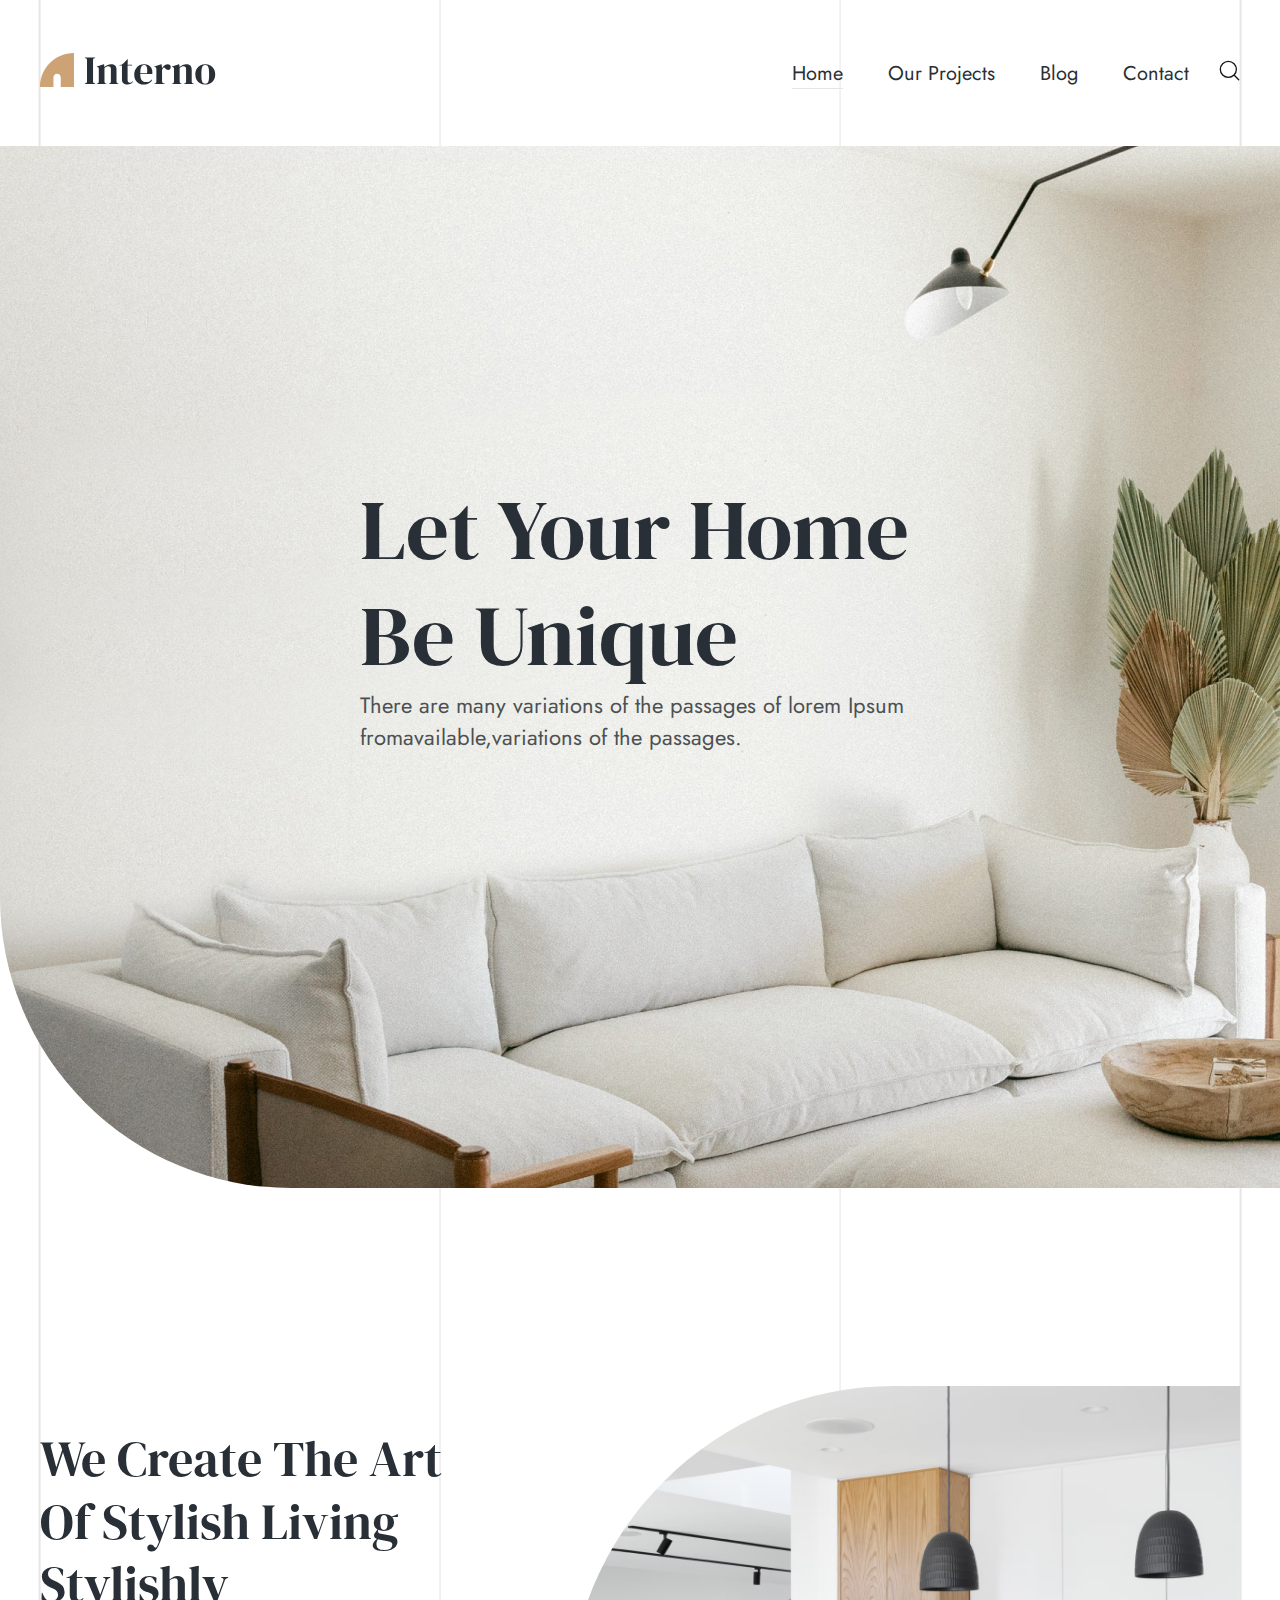
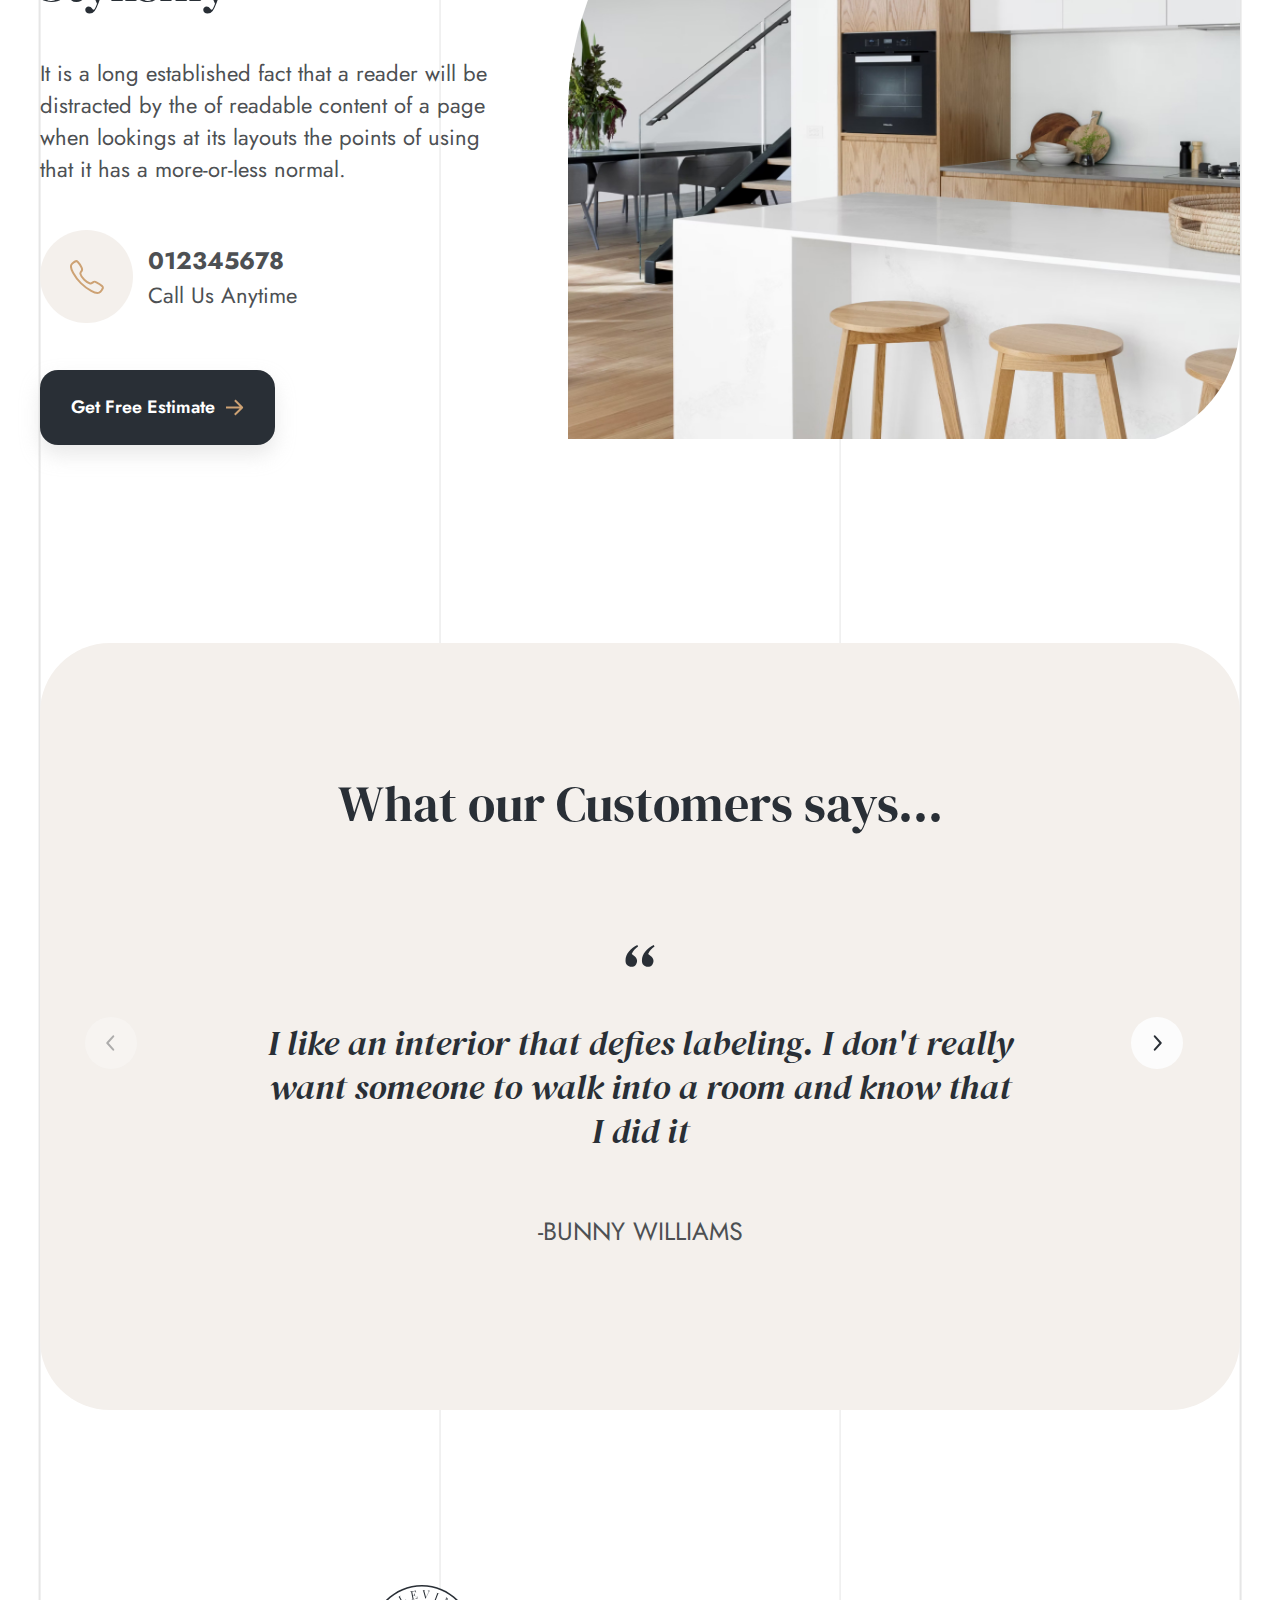
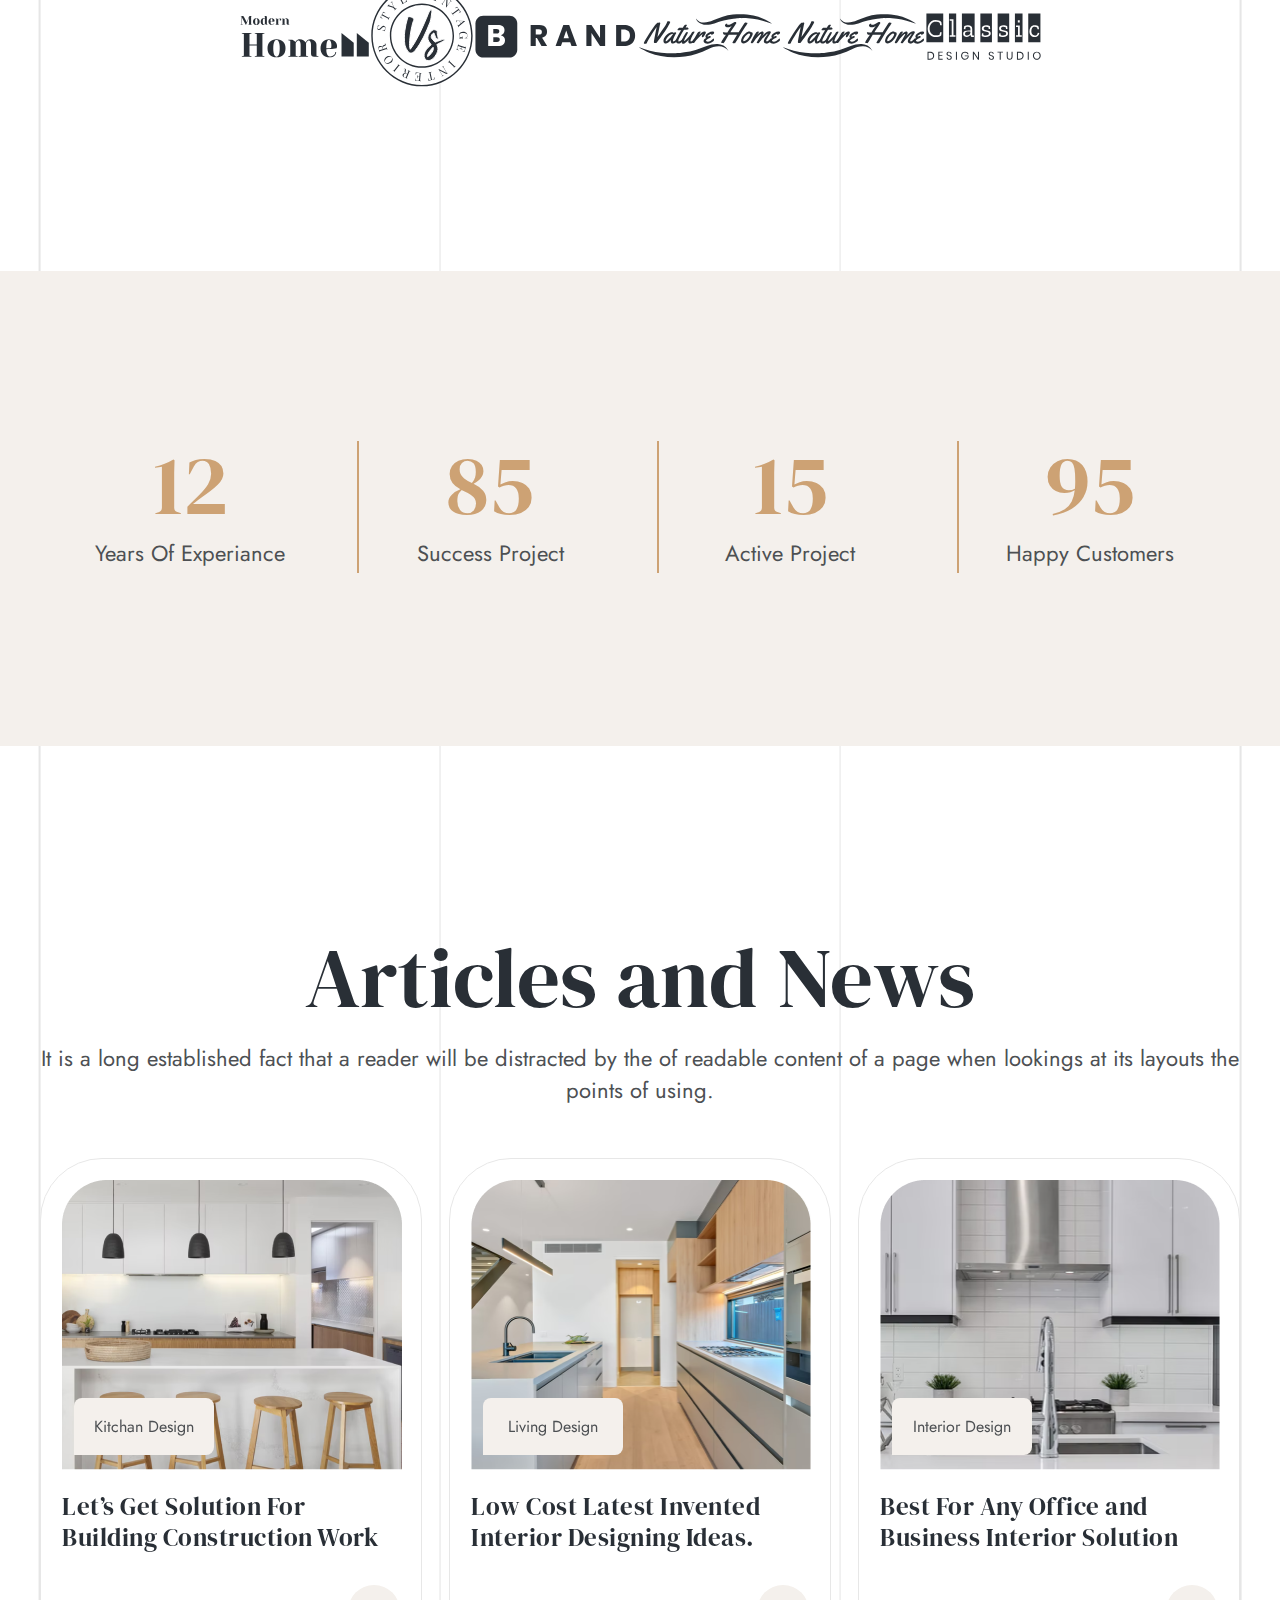
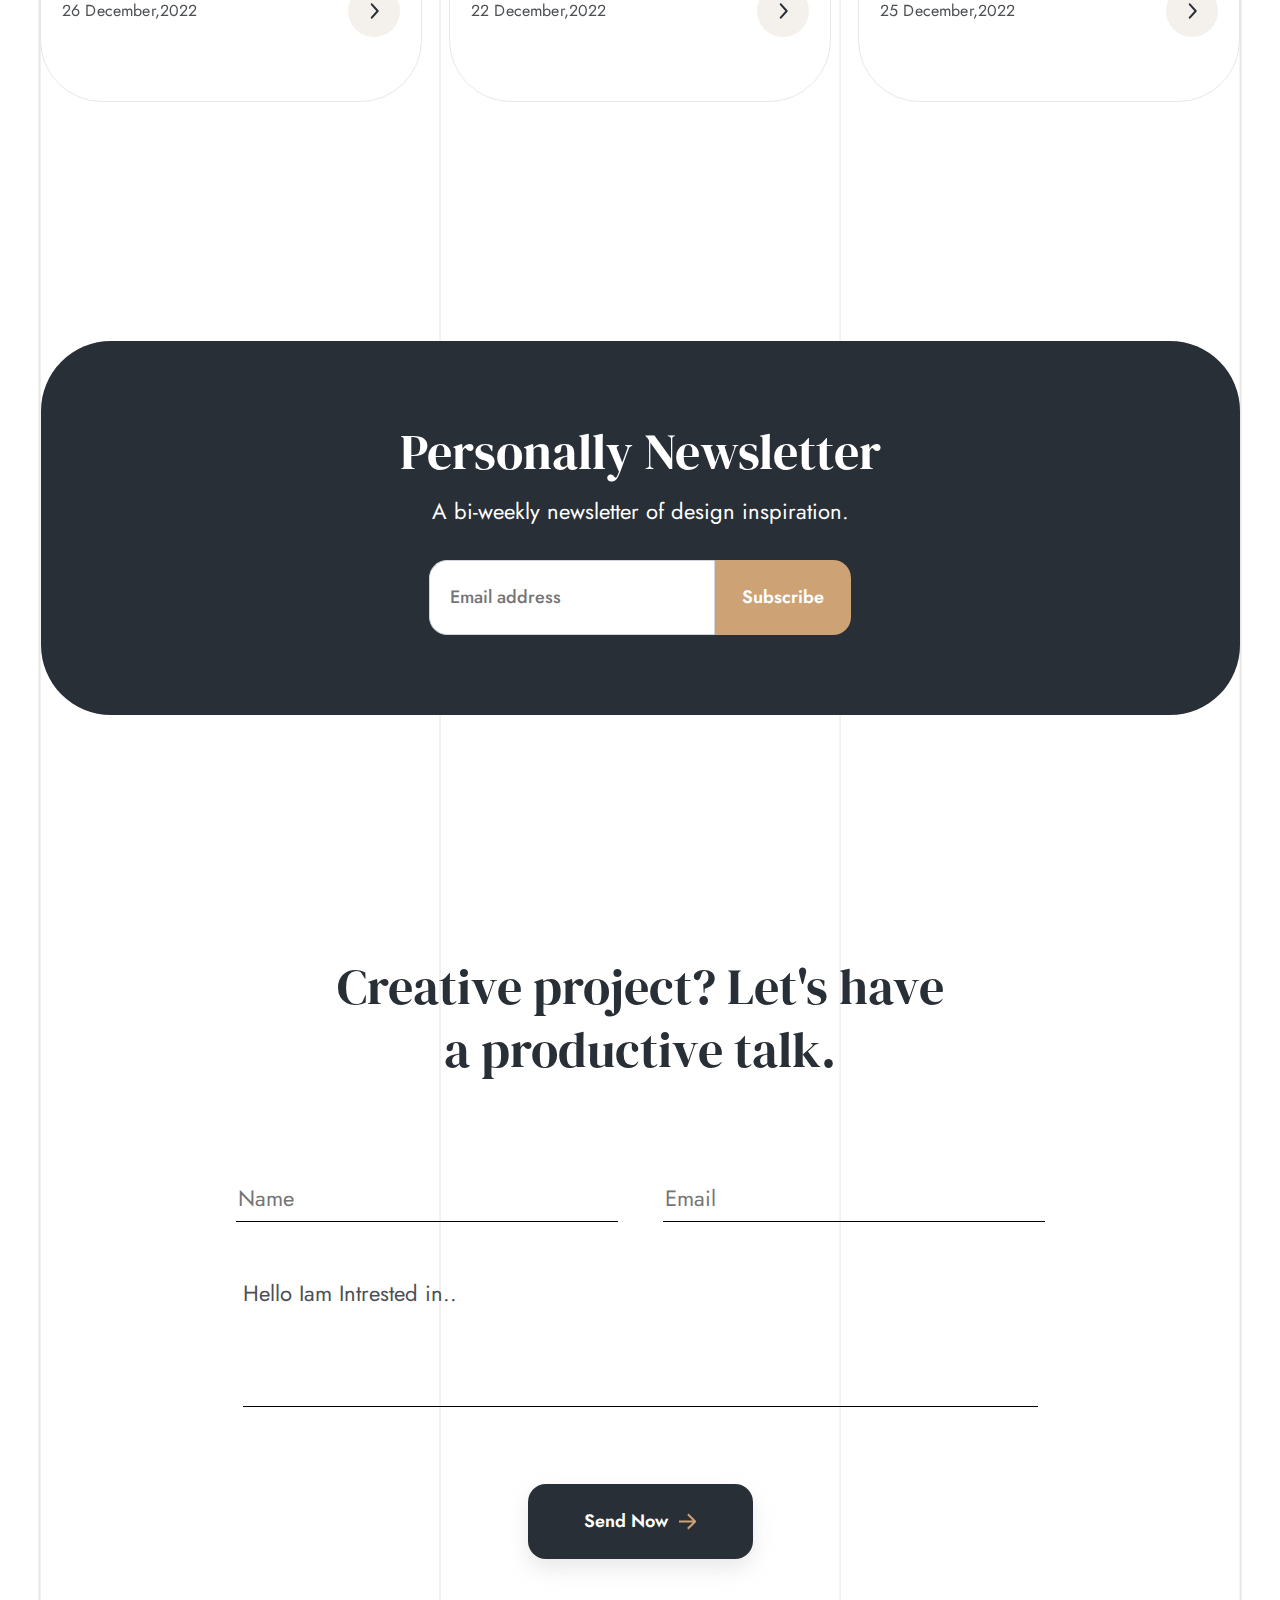
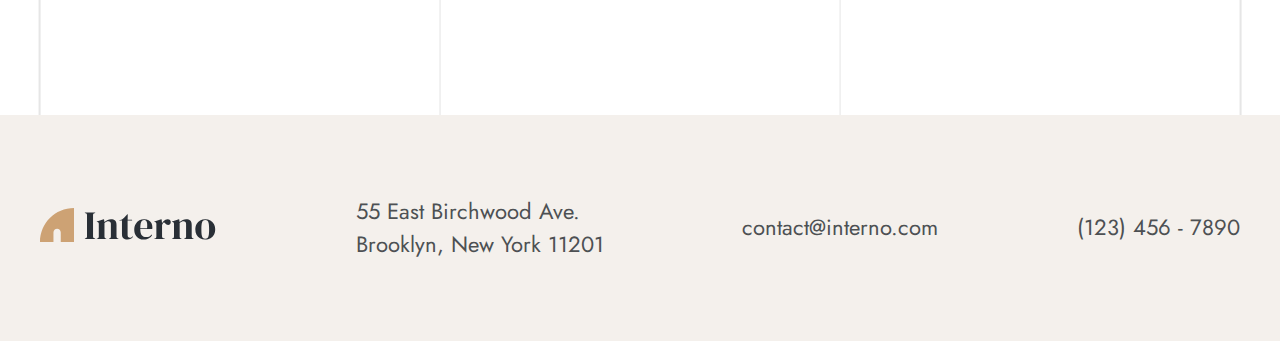
<file: index.html>
<!DOCTYPE html>
<html lang="en">
	<head>
		<meta charset="UTF-8" />
		<meta http-equiv="X-UA-Compatible" content="IE=edge" />
		<meta name="viewport" content="width=device-width, initial-scale=1.0" />
		<title>Interno</title>
		<link rel="stylesheet" href="css/swiper-bundle.min.css" />
		<link rel="stylesheet" href="css/style.css" />
	</head>
	<body>
		<header>
			<!-- header -->
			<div class="header_box conteiner">
				<div>
					<img class="logo" src="./svg/Logo.svg" alt="logo" width="177" height="50" />
				</div>
				<nav>
					<ul class="header_nav_list">
						<li class="header_nav_items">
							<a class="header_nav_link header_nav_link_active" href="#">Home</a>
						</li>
						<li class="header_nav_items">
							<a class="header_nav_link" href="./our-progect.html">Our Projects</a>
						</li>
						<li class="header_nav_items">
							<a class="header_nav_link" href="./blog.html">Blog</a>
						</li>
						<li class="header_nav_items">
							<a class="header_nav_link" href="./Contact-Us.html">Contact</a>
						</li>
						<li class="header_nav_items">
							<button utton class="header_nav_items_search_button" onclick="openModal()">
								<svg class="header_nav_link_img" width="21" height="21" viewbox="0 0 23 24" fill="none" xmlns="http://www.w3.org/2000/svg">
									<path
										d="M16.6837 17.1844L21.9994 22.5001M19.375 10.6875C19.375 15.7616 15.2616 19.875 10.1875 19.875C5.11338 19.875 1 15.7616 1 10.6875C1 5.61338 5.11338 1.5 10.1875 1.5C15.2616 1.5 19.375 5.61338 19.375 10.6875Z"
										stroke="correntColor"
										stroke-width="1.5"
										stroke-linecap="round"
										stroke-linejoin="round" />
								</svg>
							</button>
						</li>
					</ul>
				</nav>
			</div>
		</header>
		<!-- main block -->
		<div class="hero_box_vrapper">
			<div class="conteiner">
				<section class="hero_text_box">
					<h1 class="title">Let Your Home<br />Be Unique</h1>
					<p class="uppercase_text">There are many variations of the passages of lorem Ipsum<br />fromavailable,variations of the passages.</p>
				</section>
			</div>
		</div>
		<section class="abouth_us">
			<div class="abouth_us_left_wrapper">
				<div class="abouth_us_text_wrapper">
					<h2 class="title_other">We Create The Art <br />Of Stylish Living <br />Stylishly</h2>
					<p class="uppercase_text">
						It is a long established fact that a reader will be distracted by the of readable content of a page when lookings at its layouts the points of using that it has a more-or-less
						normal.
					</p>
				</div>
				<div class="abouth_us_call_wrapper">
					<div class="call_icons"></div>
					<div>
						<a class="abouth_us_phone" href="tel:012345678">012345678</a>
						<p class="uppercase_text">Call Us Anytime</p>
					</div>
				</div>
				<a class="abouth_us_button" href="">
					<button class="button">
						<span class="button_text">Get Free Estimate</span>
						<img src="./svg/Vector-arrow-big.svg" alt="стрелка в лево" />
					</button>
				</a>
			</div>
			<div class="abouth_us_right_wrapper">
				<img src="./img/about-us-photo.jpg" alt="фото интерьера" width="700" height="653" />
			</div>
		</section>
		<!-- swiper -->
		<section class="conteiner">
			<div class="swiper mySwiper">
				<div class="swiper-wrapper">
					<div class="swiper-slide">
						<div class="swiper_content">
							<h2 class="title_other swiper_title">What our Customers says...</h2>
							<img src="./svg/“.svg" alt="quotation marks" width="30" height="62" />
							<p class="swiper_text">I like an interior that defies labeling. I don't really want someone to walk into a room and know that I did it</p>
							<p class="swiper_author">-BUNNY WILLIAMS</p>
						</div>
					</div>
					<div class="swiper-slide">Slide 2</div>
					<div class="swiper-slide">Slide 3</div>
					<div class="swiper-slide">Slide 4</div>
					<div class="swiper-slide">Slide 5</div>
					<div class="swiper-slide">Slide 6</div>
					<div class="swiper-slide">Slide 7</div>
					<div class="swiper-slide">Slide 8</div>
					<div class="swiper-slide">Slide 9</div>
				</div>
				<div class="swiper_button_right swiper-button-next">
					<img src="./svg/Vector-arrow.svg" alt="next page" />
				</div>
				<div class="swiper-button-prev swiper_button_left">
					<img src="./svg/Vector-arrow.svg" alt="next page" />
				</div>
			</div>
		</section>
		<!-- partners section -->
		<section class="conteiner">
			<ul class="partners_list">
				<li>
					<img class="partners_list_img" src="./svg/01-partner.svg" alt="logo-partner" width="132" height="43" />
				</li>
				<li>
					<img class="partners_list_img" src="./svg/02-partner.svg" alt="logo-partner" width="102" height="102" />
				</li>
				<li>
					<img class="partners_list_img" src="./svg/03-partner.svg" alt="logo-partner" width="164" height="43" />
				</li>
				<li>
					<img class="partners_list_img" src="./svg/04-partn.svg" alt="logo-partner" width="144" height="44" />
				</li>
				<ul>
					<img class="partners_list_img" src="./svg/04-partn.svg" alt="logo-partner" width="144" height="44" />
				</ul>
				<li>
					<img class="partners_list_img" src="./svg/05-partner.svg" alt="logo-partner" width="117" height="47" />
				</li>
			</ul>
		</section>
		<section class="achievements_block">
			<div class="conteiner">
				<ul class="achievements_block_list">
					<li class="achievements_block_items">
						<h2 class="achievements_block_items_title">12</h2>
						<p class="uppercase_text">Years Of Experiance</p>
						<div class="achievements_block_items_line"></div>
					</li>
					<li class="achievements_block_items">
						<h2 class="achievements_block_items_title">85</h2>
						<p class="uppercase_text">Success Project</p>
						<div class="achievements_block_items_line"></div>
					</li>
					<li class="achievements_block_items">
						<h2 class="achievements_block_items_title">15</h2>
						<p class="uppercase_text">Active Project</p>
						<div class="achievements_block_items_line"></div>
					</li>
					<li class="achievements_block_items">
						<h2 class="achievements_block_items_title">95</h2>
						<p class="uppercase_text">Happy Customers</p>
					</li>
				</ul>
			</div>
		</section>
		<!-- Articles_News_block -->
		<div class="Articles_News_block">
			<div class="conteiner">
				<h2 class="title Articles_News_block_title">Articles and News</h2>
				<p class="uppercase_text Articles_News_block_text">
					It is a long established fact that a reader will be distracted by the of readable content of a page when lookings at its layouts the points of using.
				</p>
				<!-- article blog list -->
				<ul class="Articles_blog_list">
					<li class="Articles_blog_item">
						<img class="Articles_blog_img" src="./png/blog content/Image-blog1.png" alt="Kitchan Design" width="340" height="289.27" />
						<div class="Articles_blog_item_description">Kitchan Design</div>
						<h2 class="Articles_News_title">Let’s Get Solution For Building Construction Work</h2>
						<div class="Articles_News_button_wrapper">
							<p class="Articles_News_text">26 December,2022</p>
							<div class="Articles_News_button">
								<a href="./blog-details.html" class="Articles_News_button_link">
									<img src="./svg/Vector-arrow.svg" alt="next page" />
								</a>
							</div>
						</div>
					</li>
					<li class="Articles_blog_item">
						<img class="Articles_blog_img" src="./png/blog content/Image2.png" alt="Living Design" width="340" height="289.27" />
						<div class="Articles_blog_item_description">Living Design</div>
						<h2 class="Articles_News_title">Low Cost Latest Invented Interior Designing Ideas.</h2>
						<div class="Articles_News_button_wrapper">
							<p class="Articles_News_text">22 December,2022</p>
							<div class="Articles_News_button">
								<a href="./blog-details.html" class="Articles_News_button_link"><img src="./svg/Vector-arrow.svg" alt="next page" /></a>
							</div>
						</div>
					</li>
					<li class="Articles_blog_item">
						<img class="Articles_blog_img" src="./png/blog content/Image3.png" alt="Interior Design" width="340" height="289.27" />
						<div class="Articles_blog_item_description">Interior Design</div>
						<h2 class="Articles_News_title">Best For Any Office and Business Interior Solution</h2>
						<div class="Articles_News_button_wrapper">
							<p class="Articles_News_text">25 December,2022</p>
							<div class="Articles_News_button">
								<a href="./blog-details.html" class="Articles_News_button_link"><img src="./svg/Vector-arrow.svg" alt="next page" /></a>
							</div>
						</div>
					</li>
				</ul>
			</div>
		</div>
		<!-- Personally Newsletter -->
		<div class="conteiner">
			<div class="Newsletter">
				<h2 class="Newsletter_title">Personally Newsletter</h2>
				<p class="Newsletter_text">A bi-weekly newsletter of design inspiration.</p>
				<form class="Newsletter_form" action="https://echo.htmlacademy.ru/" method="post">
					<input class="Newsletter_input" type="email" placeholder="Email address" id="Newsletter_mail" name="Newsletter_mail" />
					<button class="Newsletter_button" type="submit">Subscribe</button>
				</form>
			</div>
		</div>
		<!-- form of communication -->
		<div class="conteiner">
			<h2 class="communication_title">
				Creative project? Let's have <br />
				a productive talk.
			</h2>
			<form class="communication_form" action="https://echo.htmlacademy.ru/" method="post">
				<p class="communication_form_name_mail_wrapper">
					<input type="text" class="communication_form_name" id="name" placeholder="Name" name="Name" />
					<input type="email" class="communication_form_mail" id="email" placeholder="Email" name="Email" />
				</p>
				<div class="communication_form_notes_wrapper">
					<label class="communication_form_label" for="note">Hello Iam Intrested in..</label>
					<input type="text" class="communication_form_note" id="note" name="Note" />
				</div>
				<button class="button communication_form_button" type="submit">
					<span class="button_text">Send Now</span>
					<img src="./svg/Vector-arrow-big.svg" alt="стрелка в лево" />
				</button>
			</form>
		</div>
		<!-- footer -->
		<footer>
			<div class="footer_box conteiner">
				<div>
					<img class="logo" src="./svg/Logo.svg" alt="logo" width="177" height="50" />
				</div>
				<address class="footer_address">
					55 East Birchwood Ave. <br />
					Brooklyn, New York 11201
				</address>
				<a class="footer_mail" href="mailto:contact@interno.com">contact@interno.com</a>
				<a class="footer_tel" href="tel:(123) 456 - 7890">(123) 456 - 7890</a>
			</div>
		</footer>
		<div class="overlay" id="overlay">
			<div class="overlay_madal_cearch">
				<div class="conteiner">
					<form action="" class="overlay_madal_cearch_form">
						<label for="overlay_madal_cearch_input" class="overlay_madal_cearch_label">Search</label>
						<input class="overlay_madal_cearch_input" type="text" id="overlay_madal_cearch_input" placeholder="" />
						<button class="overlay_madal_cearch_submit" type="submit"></button>
						<button class="overlay_madal_cearch_closed" onclick="closeModal()"></button>
					</form>
				</div>
			</div>
		</div>

		<!-- script -->
		<script src="./script/swiper-bundle.min.js"></script>
		<script src="./script/skript.js"></script>
	</body>
</html>
</file>
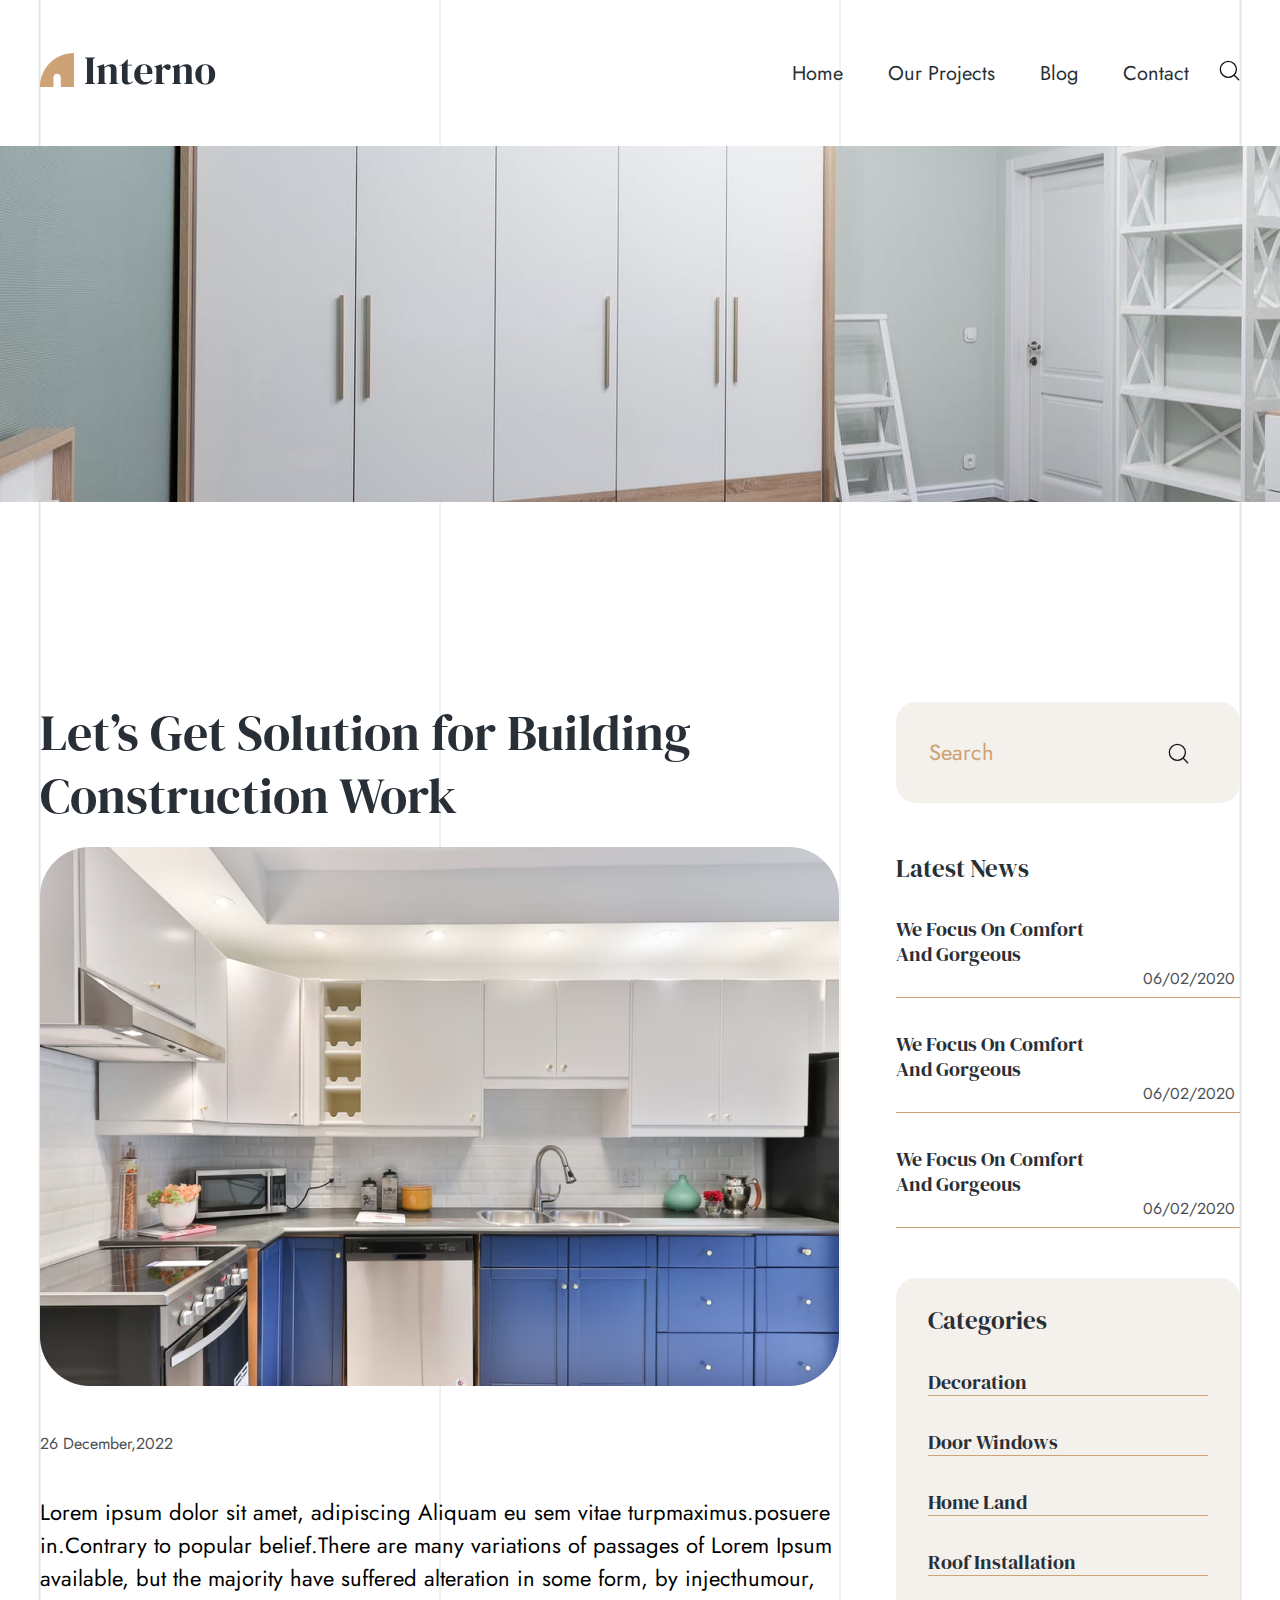
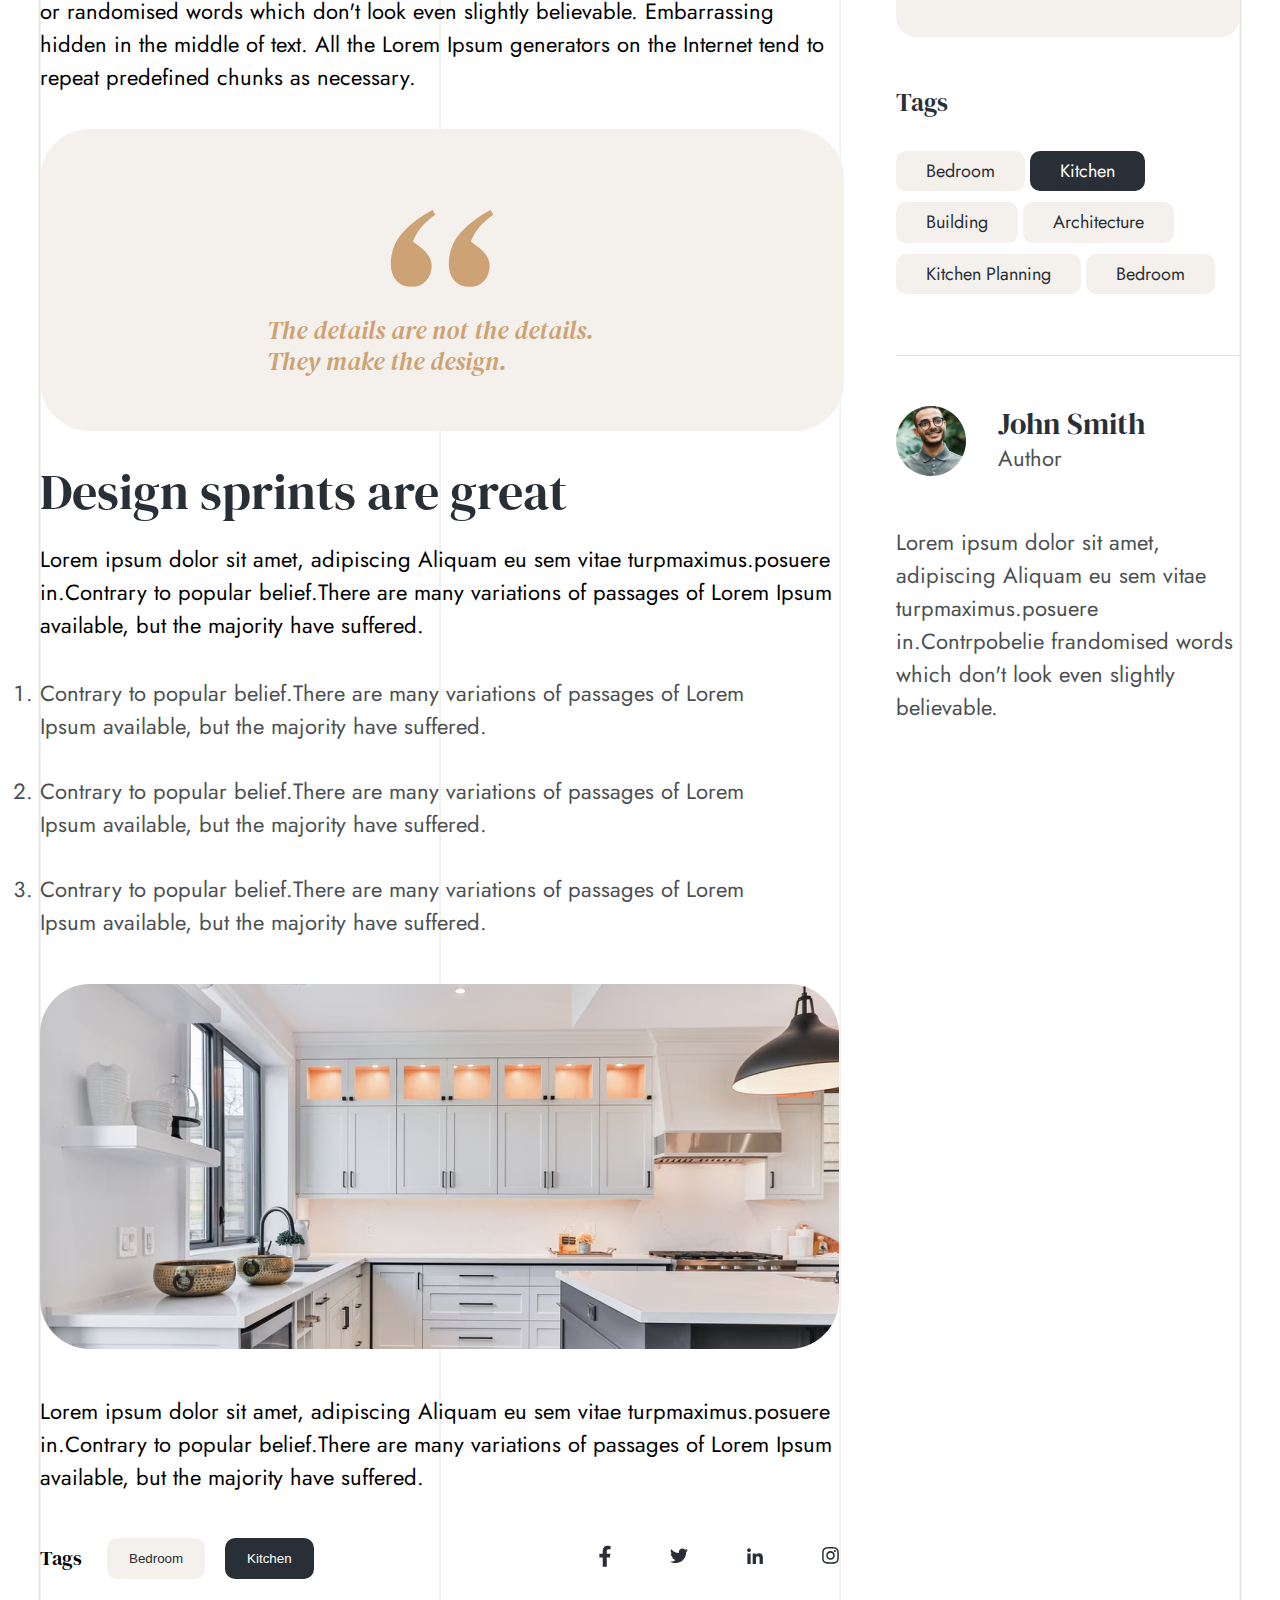
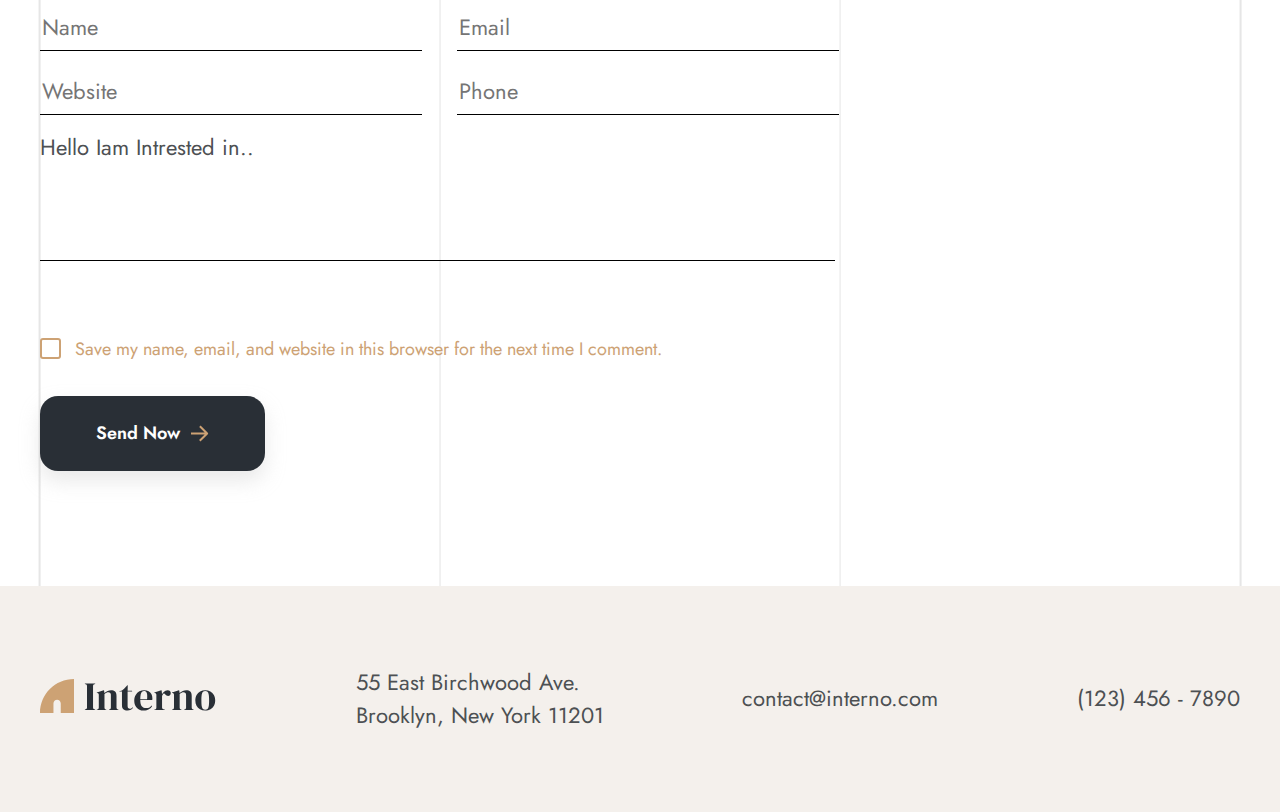
<file: blog-details.html>
<!DOCTYPE html>
<html lang="en">
    <head>
        <meta charset="UTF-8" />
        <meta http-equiv="X-UA-Compatible" content="IE=edge" />
        <meta name="viewport" content="width=device-width, initial-scale=1.0" />
        <title>Interno</title>
        <link rel="stylesheet" href="css/swiper-bundle.min.css" />
        <link rel="stylesheet" href="css/style.css" />
    </head>
    <body>
        <header>
            <!-- header -->
            <div class="header_box conteiner">
                <div>
                    <img class="logo" src="./svg/Logo.svg" alt="logo" width="177" height="50" />
                </div>
                <nav>
                    <ul class="header_nav_list">
                        <li class="header_nav_items">
                            <a class="header_nav_link" href="./index.html">Home</a>
                        </li>
                        <li class="header_nav_items">
                            <a class="header_nav_link" href="./our-progect.html">Our Projects</a>
                        </li>
                        <li class="header_nav_items">
                            <a class="header_nav_link" href="./blog.html">Blog</a>
                        </li>
                        <li class="header_nav_items">
                            <a class="header_nav_link" href="./Contact-Us.html">Contact</a>
                        </li>
                        <li class="header_nav_items">
                            <button utton class="header_nav_items_search_button" onclick="openModal()">
                                <svg class="header_nav_link_img" width="21" height="21" viewbox="0 0 23 24" fill="none" xmlns="http://www.w3.org/2000/svg">
                                    <path
                                        d="M16.6837 17.1844L21.9994 22.5001M19.375 10.6875C19.375 15.7616 15.2616 19.875 10.1875 19.875C5.11338 19.875 1 15.7616 1 10.6875C1 5.61338 5.11338 1.5 10.1875 1.5C15.2616 1.5 19.375 5.61338 19.375 10.6875Z"
                                        stroke="correntColor"
                                        stroke-width="1.5"
                                        stroke-linecap="round"
                                        stroke-linejoin="round"
                                    />
                                </svg>
                            </button>
                        </li>
                    </ul>
                </nav>
            </div>
        </header>
        <!-- main_baner -->
        <div class="main_baner">
            <img class="main_baner_img" src="./png/blog content/Image_laceholder-blog-details.png" alt="baner-photo" width="1920" height="356" />
        </div>
        <!-- main block -->
        <div class="main_blog">
            <div class="conteiner">
                <div class="main_blog_content">
                    <!-- main_blog_post (left wrapper)-->
                    <div class="main_blog_post">
                        <h1 class="main_blog_post_title">Let’s Get Solution for Building Construction Work</h1>
                        <img class="main_blog_post_img" src="./png/Image-main-blog.png" alt="kitchen photo" width="799" height="539" />
                        <p class="main_blog_post_data">26 December,2022</p>
                        <p class="main_blog_post_text">
                            Lorem ipsum dolor sit amet, adipiscing Aliquam eu sem vitae turpmaximus.posuere in.Contrary to popular belief.There are many variations of passages of Lorem Ipsum available, but the majority have suffered alteration in
                            some form, by injecthumour, or randomised words which don't look even slightly believable. Embarrassing hidden in the middle of text. All the Lorem Ipsum generators on the Internet tend to repeat predefined chunks as
                            necessary.
                        </p>
                        <div class="main_blog_post_quote_box">
                            <!-- <span class="quotation_marks">“</span> -->
                            <svg class="quotation_marks" width="106" height="133" viewbox="0 0 32 25" fill="correntColor" xmlns="http://www.w3.org/2000/svg">
                                <path
                                    d="M6.84309 24.07C4.97309 24.07 3.44309 23.4467 2.25309 22.2C1.11975 20.9533 0.553086 19.2817 0.553086 17.185C0.553086 13.5017 1.77142 10.3 4.20809 7.58C6.70142 4.86 9.67642 2.62166 13.1331 0.864999L13.9831 2.31C12.5664 3.21666 11.2348 4.37833 9.98809 5.795C8.79809 7.21167 7.86309 8.74167 7.18309 10.385L9.56309 12.17C10.5264 12.7933 11.3198 13.6433 11.9431 14.72C12.5664 15.74 12.8781 16.7317 12.8781 17.695C12.8781 19.5083 12.3114 21.0383 11.1781 22.285C10.1014 23.475 8.65642 24.07 6.84309 24.07ZM24.3531 24.07C22.4831 24.07 20.9531 23.4467 19.7631 22.2C18.6298 20.9533 18.0631 19.2817 18.0631 17.185C18.0631 13.5017 19.2814 10.3 21.7181 7.58C24.2114 4.86 27.1864 2.62166 30.6431 0.864999L31.4931 2.31C30.0764 3.21666 28.7448 4.37833 27.4981 5.795C26.3081 7.21167 25.3731 8.74167 24.6931 10.385L27.0731 12.17C28.0364 12.7933 28.8298 13.6433 29.4531 14.72C30.0764 15.74 30.3881 16.7317 30.3881 17.695C30.3881 19.5083 29.8214 21.0383 28.6881 22.285C27.6114 23.475 26.1664 24.07 24.3531 24.07Z"
                                    fill="#CDA274"
                                />
                            </svg>
                            <p class="quote_box_text">The details are not the details. They make the design.</p>
                        </div>
                        <h2 class="main_blog_post_title">Design sprints are great</h2>
                        <p class="main_blog_post_text">
                            Lorem ipsum dolor sit amet, adipiscing Aliquam eu sem vitae turpmaximus.posuere in.Contrary to popular belief.There are many variations of passages of Lorem Ipsum available, but the majority have suffered.
                        </p>
                        <ol class="blog_post_list">
                            <li class="blog_post_list_items">Contrary to popular belief.There are many variations of passages of Lorem Ipsum available, but the majority have suffered.</li>
                            <li class="blog_post_list_items">Contrary to popular belief.There are many variations of passages of Lorem Ipsum available, but the majority have suffered.</li>
                            <li class="blog_post_list_items">Contrary to popular belief.There are many variations of passages of Lorem Ipsum available, but the majority have suffered.</li>
                        </ol>
                        <img class="main_blog_post_img" src="./png/Image-blog-2.png" alt="photo of the kitchen" width="799" height="365" />
                        <p class="main_blog_post_text">
                            Lorem ipsum dolor sit amet, adipiscing Aliquam eu sem vitae turpmaximus.posuere in.Contrary to popular belief.There are many variations of passages of Lorem Ipsum available, but the majority have suffered.
                        </p>
                        <div class="main_blog_tags_social_watpper">
                            <div class="main_blog_tags_button_wrapper">
                                <h2 class="blog_title">Tags</h2>
                                <button class="main_blog_tags_button">Bedroom</button>
                                <button class="main_blog_tags_button main_blog_tags_button_active">Kitchen</button>
                            </div>
                            <div class="main_blog_social">
                                <img class="main_blog_social_img" src="./svg/social/facebock.svg" alt="facebock" width="12" height="22" />
                                <img class="main_blog_social_img" src="./svg/social/twitter.svg" alt="twitter" width="18" height="22" />
                                <img class="main_blog_social_img" src="./svg/social/in.svg" alt="in" width="16" height="22" />
                                <img class="main_blog_social_img" src="./svg/social/inst.svg" alt="instagram" width="17" height="23" />
                            </div>
                        </div>
                        <form action="https://echo.htmlacademy.ru/" method="post" class="main_blog_post_form">
                            <p class="blog_form_wrapper">
                                <input type="text" class="form_input" id="name" placeholder="Name" name="Name" />
                                <input type="email" class="form_input" id="email" placeholder="Email" name="Email" />
                            </p>
                            <p class="blog_form_wrapper">
                                <input type="text" class="form_input" id="website" placeholder="Website" name="Website" />
                                <input type="tel" class="form_input" id="phone" placeholder="Phone" name="Phone" />
                            </p>
                            <div class="communication_form_notes_wrapper">
                                <label class="communication_form_label" for="note">Hello Iam Intrested in..</label>
                                <input type="text" class="communication_form_note" id="note" name="note" />
                            </div>
                            <p class="checkbox_wrapper">
                                <input type="checkbox" class="checbox_input" id="form_checbox" name="form_checbox" />
                                <label for="form_checbox" class="checkbox_label">Save my name, email, and website in this browser for the next time I comment.</label>
                            </p>
                            <button class="button communication_form_button">
                                <span class="button_text">Send Now</span>
                                <img src="./svg/Vector-arrow-big.svg" alt="стрелка в лево" />
                            </button>
                        </form>
                    </div>

                    <!-- sidebar (right wrapper) -->
                    <div class="main_blog_sidebar">
                        <div class="main_blog_sidebar_search">
                            <input class="sidebar_search_input" type="text" placeholder="Search" />
                            <button class="sidebar_search_button" type="submit">
                                <svg class="header_nav_link_img" width="21" height="21" viewbox="0 0 23 24" fill="none" xmlns="http://www.w3.org/2000/svg">
                                    <path
                                        d="M16.6837 17.1844L21.9994 22.5001M19.375 10.6875C19.375 15.7616 15.2616 19.875 10.1875 19.875C5.11338 19.875 1 15.7616 1 10.6875C1 5.61338 5.11338 1.5 10.1875 1.5C15.2616 1.5 19.375 5.61338 19.375 10.6875Z"
                                        stroke="correntColor"
                                        stroke-width="1.5"
                                        stroke-linecap="round"
                                        stroke-linejoin="round"
                                    />
                                </svg>
                            </button>
                        </div>

                        <div class="main_blog_sidebar_news">
                            <h2 class="sidebar_news_title">Latest News</h2>
                            <div class="sidebar_news_section">
                                <p class="sidebar_news_text">
                                    <a class="sidebar_news_text_link" href="">We Focus On Comfort And Gorgeous</a>
                                </p>
                                <div class="sidebar_news_data">06/02/2020</div>
                            </div>
                            <div class="sidebar_news_section">
                                <p class="sidebar_news_text">
                                    <a class="sidebar_news_text_link" href="">We Focus On Comfort And Gorgeous</a>
                                </p>
                                <div class="sidebar_news_data">06/02/2020</div>
                            </div>
                            <div class="sidebar_news_section">
                                <p class="sidebar_news_text">
                                    <a class="sidebar_news_text_link" href="">We Focus On Comfort And Gorgeous</a>
                                </p>
                                <div class="sidebar_news_data">06/02/2020</div>
                            </div>
                        </div>
                        <div class="main_blog_sidebar_categories">
                            <h2 class="sidebar_news_title">Categories</h2>
                            <div class="sidebar_news_section">
                                <p class="sidebar_news_text">
                                    <a href="" class="sidebar_news_text_link">Decoration</a>
                                </p>
                            </div>
                            <div class="sidebar_news_section">
                                <p class="sidebar_news_text">
                                    <a href="" class="sidebar_news_text_link">Door Windows</a>
                                </p>
                            </div>
                            <div class="sidebar_news_section">
                                <p class="sidebar_news_text">
                                    <a href="" class="sidebar_news_text_link">Home Land</a>
                                </p>
                            </div>
                            <div class="sidebar_news_section">
                                <p class="sidebar_news_text">
                                    <a href="" class="sidebar_news_text_link">Roof Installation</a>
                                </p>
                            </div>
                        </div>
                        <div class="main_blog_sidebar_tags">
                            <h2 class="sidebar_news_title">Tags</h2>
                            <div class="main_blog_sidebar_tags_button_wrapper">
                                <button class="main_blog_sidebar_tags_button">Bedroom</button>
                                <button class="main_blog_sidebar_tags_button tags_button_active">Kitchen</button>
                                <button class="main_blog_sidebar_tags_button">Building</button>
                                <button class="main_blog_sidebar_tags_button">Architecture</button>
                                <button class="main_blog_sidebar_tags_button">Kitchen Planning</button>
                                <button class="main_blog_sidebar_tags_button">Bedroom</button>
                            </div>
                        </div>
                        <div class="main_blog_sidebar_author">
                            <div class="sidebar_author_wrapper">
                                <img class="sidebar_author_img" src="./png/blog content/author.png" alt="author-avatar" width="70" height="70" />
                                <div class="sidebar_author_data_wrapper">
                                    <h2 class="sidebar_author_name">John Smith</h2>
                                    <p class="sidebar_author_status">Author</p>
                                </div>
                            </div>
                            <p class="main_blog_sidebar_author_text">Lorem ipsum dolor sit amet, adipiscing Aliquam eu sem vitae turpmaximus.posuere in.Contrpobelie frandomised words which don't look even slightly believable.</p>
                        </div>
                    </div>
                </div>
            </div>
        </div>
        <!-- footer -->
        <footer>
            <div class="footer_box conteiner">
                <div>
                    <img class="logo" src="./svg/Logo.svg" alt="logo" width="177" height="50" />
                </div>
                <address class="footer_address">
                    55 East Birchwood Ave. <br />
                    Brooklyn, New York 11201
                </address>
                <a class="footer_mail" href="mailto:contact@interno.com">contact@interno.com</a>
                <a class="footer_tel" href="tel:(123) 456 - 7890">(123) 456 - 7890</a>
            </div>
        </footer>
        <div class="overlay" id="overlay">
            <div class="overlay_madal_cearch">
                <div class="conteiner">
                    <form action="" class="overlay_madal_cearch_form">
                        <label for="overlay_madal_cearch_input" class="overlay_madal_cearch_label">Search</label>
                        <input class="overlay_madal_cearch_input" type="text" id="overlay_madal_cearch_input" placeholder="" />
                        <button class="overlay_madal_cearch_submit" type="submit"></button>
                        <button class="overlay_madal_cearch_closed" onclick="closeModal()"></button>
                    </form>
                </div>
            </div>
        </div>

        <!-- script -->
        <script src="./script/swiper-bundle.min.js"></script>
        <script src="./script/skript.js"></script>
    </body>
</html>
</file>
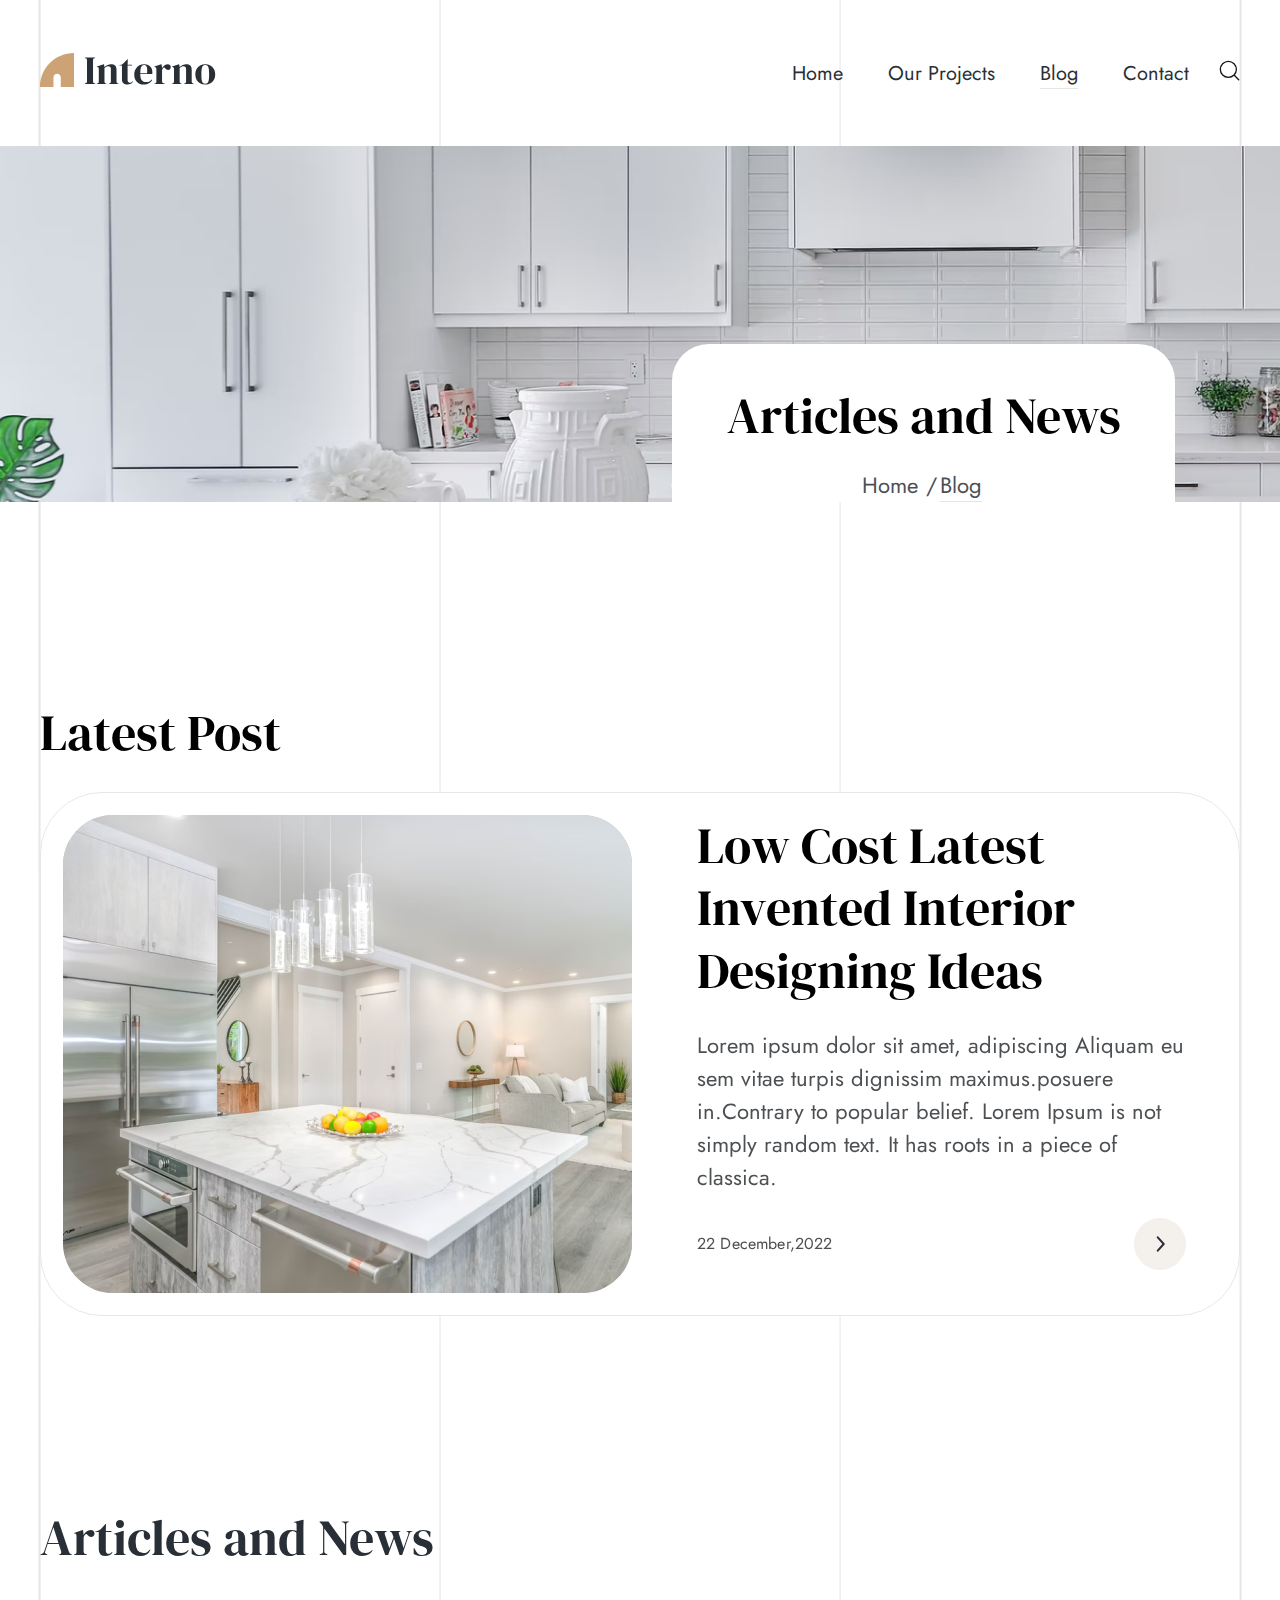
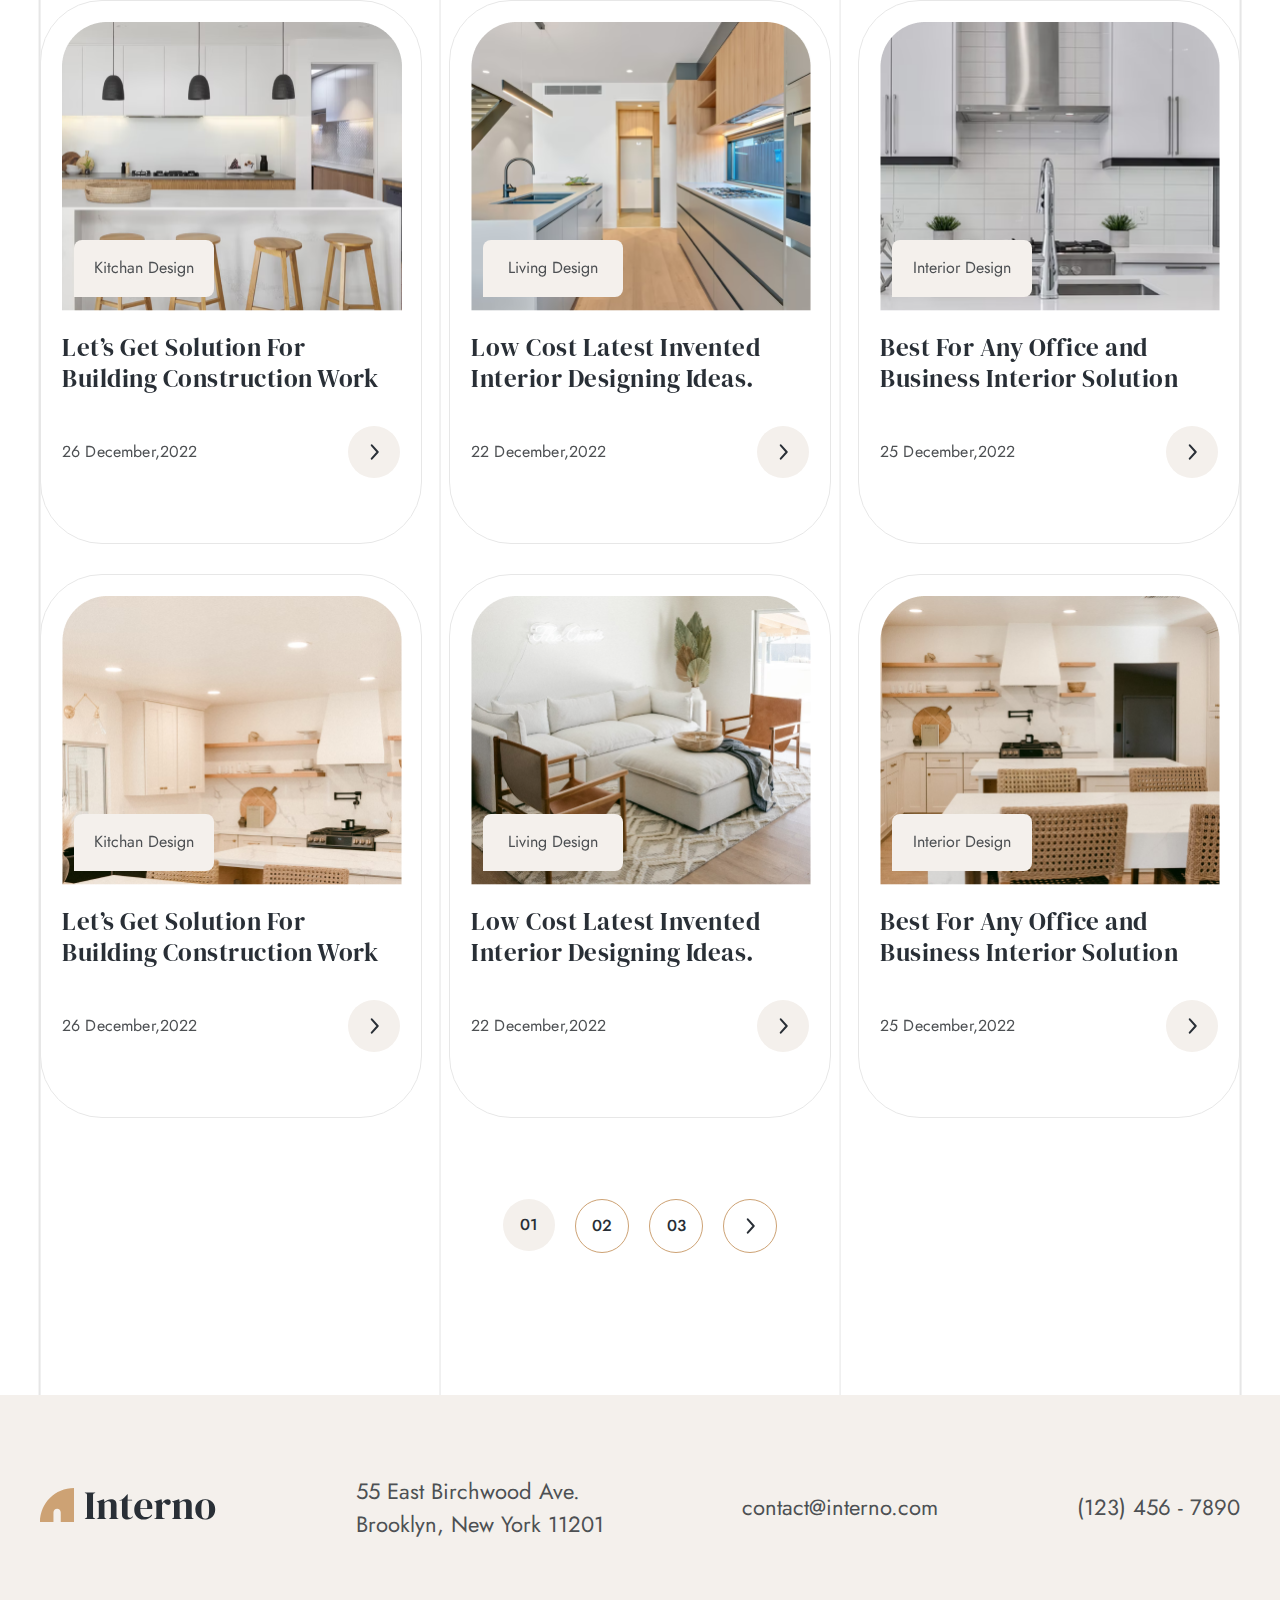
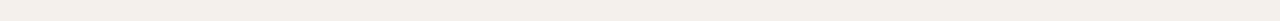
<file: blog.html>
<!DOCTYPE html>
<html lang="en">
    <head>
        <meta charset="UTF-8" />
        <meta http-equiv="X-UA-Compatible" content="IE=edge" />
        <meta name="viewport" content="width=device-width, initial-scale=1.0" />
        <title>Interno</title>
        <link rel="stylesheet" href="css/swiper-bundle.min.css" />
        <link rel="stylesheet" href="css/style.css" />
    </head>
    <body>
        <header>
            <!-- header -->
            <div class="header_box conteiner">
                <div>
                    <img class="logo" src="./svg/Logo.svg" alt="logo" width="177" height="50" />
                </div>
                <nav>
                    <ul class="header_nav_list">
                        <li class="header_nav_items">
                            <a class="header_nav_link" href="./index.html">Home</a>
                        </li>
                        <li class="header_nav_items">
                            <a class="header_nav_link" href="./our-progect.html">Our Projects</a>
                        </li>
                        <li class="header_nav_items">
                            <a class="header_nav_link header_nav_link_active" href="#">Blog</a>
                        </li>
                        <li class="header_nav_items">
                            <a class="header_nav_link" href="./Contact-Us.html">Contact</a>
                        </li>
                        <li class="header_nav_items">
                            <button utton class="header_nav_items_search_button" onclick="openModal()">
                                <svg class="header_nav_link_img" width="21" height="21" viewbox="0 0 23 24" fill="none" xmlns="http://www.w3.org/2000/svg">
                                    <path
                                        d="M16.6837 17.1844L21.9994 22.5001M19.375 10.6875C19.375 15.7616 15.2616 19.875 10.1875 19.875C5.11338 19.875 1 15.7616 1 10.6875C1 5.61338 5.11338 1.5 10.1875 1.5C15.2616 1.5 19.375 5.61338 19.375 10.6875Z"
                                        stroke="correntColor"
                                        stroke-width="1.5"
                                        stroke-linecap="round"
                                        stroke-linejoin="round"
                                    />
                                </svg>
                            </button>
                        </li>
                    </ul>
                </nav>
            </div>
        </header>
        <div class="main_baner">
            <img class="main_baner_img" src="./png/baner-blog.png" alt="baner-photo" width="1920" height="356" />
            <section class="baner_bread_crumbs_wrapper">
                <h2 class="baner_title">Articles and News</h2>
                <ul class="baner_bread_crumbs_list">
                    <li>
                        <a class="baner_bread_crumbs_items" href="./index.html">Home</a>
                        <span class="baner_bread_crumbs_slash">/</span>
                    </li>
                    <li>
                        <a class="baner_bread_crumbs_items baner_bread_active" href="#">Blog</a>
                    </li>
                </ul>
            </section>
        </div>

        <section class="blog_post">
            <h1 class="blog_post_title">Latest Post</h1>
            <div class="blog_post_wrapper">
                <img class="blog_post_img" src="./png/post-photo.png" alt="photo-blog" width="569" height="478" />
                <div class="blog_post_text_wrapper">
                    <h2 class="blog_post_title">Low Cost Latest Invented Interior Designing Ideas</h2>
                    <p class="blog_post_text">Lorem ipsum dolor sit amet, adipiscing Aliquam eu sem vitae turpis dignissim maximus.posuere in.Contrary to popular belief. Lorem Ipsum is not simply random text. It has roots in a piece of classica.</p>
                    <div class="Articles_News_button_wrapper">
                        <p class="Articles_News_text">22 December,2022</p>
                        <div class="Articles_News_button">
                            <a href="./blog-details.html" class="Articles_News_button_link"><img src="./svg/Vector-arrow.svg" alt="next page" /></a>
                        </div>
                    </div>
                </div>
            </div>
        </section>
        <!-- Articles & News -->
        <section class="Articles_News_section">
            <h2 class="Articles_News_maim_title">Articles and News</h2>
            <!-- news list -->
            <ul class="Articles_blog_list">
                <li class="Articles_blog_item">
                    <img class="Articles_blog_img" src="./png/blog content/Image-blog1.png" alt="Kitchan Design" width="340" height="289.27" />
                    <div class="Articles_blog_item_description">Kitchan Design</div>
                    <h2 class="Articles_News_title">Let’s Get Solution For Building Construction Work</h2>
                    <div class="Articles_News_button_wrapper">
                        <p class="Articles_News_text">26 December,2022</p>
                        <div class="Articles_News_button">
                            <a href="./blog-details.html" class="Articles_News_button_link">
                                <img src="./svg/Vector-arrow.svg" alt="next page" />
                            </a>
                        </div>
                    </div>
                </li>
                <li class="Articles_blog_item">
                    <img class="Articles_blog_img" src="./png/blog content/Image2.png" alt="Living Design" width="340" height="289.27" />
                    <div class="Articles_blog_item_description">Living Design</div>
                    <h2 class="Articles_News_title">Low Cost Latest Invented Interior Designing Ideas.</h2>
                    <div class="Articles_News_button_wrapper">
                        <p class="Articles_News_text">22 December,2022</p>
                        <div class="Articles_News_button">
                            <a href="./blog-details.html" class="Articles_News_button_link"><img src="./svg/Vector-arrow.svg" alt="next page" /></a>
                        </div>
                    </div>
                </li>
                <li class="Articles_blog_item">
                    <img class="Articles_blog_img" src="./png/blog content/Image3.png" alt="Interior Design" width="340" height="289.27" />
                    <div class="Articles_blog_item_description">Interior Design</div>
                    <h2 class="Articles_News_title">Best For Any Office and Business Interior Solution</h2>
                    <div class="Articles_News_button_wrapper">
                        <p class="Articles_News_text">25 December,2022</p>
                        <div class="Articles_News_button">
                            <a href="./blog-details.html" class="Articles_News_button_link"><img src="./svg/Vector-arrow.svg" alt="next page" /></a>
                        </div>
                    </div>
                </li>
                <li class="Articles_blog_item">
                    <img class="Articles_blog_img" src="./png/blog content/Image4.png" alt="Kitchan Design" width="340" height="289.27" />
                    <div class="Articles_blog_item_description">Kitchan Design</div>
                    <h2 class="Articles_News_title">Let’s Get Solution For Building Construction Work</h2>
                    <div class="Articles_News_button_wrapper">
                        <p class="Articles_News_text">26 December,2022</p>
                        <div class="Articles_News_button">
                            <a href="./blog-details.html" class="Articles_News_button_link"><img src="./svg/Vector-arrow.svg" alt="next page" /></a>
                        </div>
                    </div>
                </li>
                <li class="Articles_blog_item">
                    <img class="Articles_blog_img" src="./png/blog content/Image5.png" alt="Living Design" width="340" height="289.27" />
                    <div class="Articles_blog_item_description">Living Design</div>
                    <h2 class="Articles_News_title">Low Cost Latest Invented Interior Designing Ideas.</h2>
                    <div class="Articles_News_button_wrapper">
                        <p class="Articles_News_text">22 December,2022</p>
                        <div class="Articles_News_button">
                            <a href="./blog-details.html" class="Articles_News_button_link"><img src="./svg/Vector-arrow.svg" alt="next page" /></a>
                        </div>
                    </div>
                </li>
                <li class="Articles_blog_item">
                    <img class="Articles_blog_img" src="./png/blog content/Image6.png" alt="Interior Design" width="340" height="289.27" />
                    <div class="Articles_blog_item_description">Interior Design</div>
                    <h2 class="Articles_News_title">Best For Any Office and Business Interior Solution</h2>
                    <div class="Articles_News_button_wrapper">
                        <p class="Articles_News_text">25 December,2022</p>
                        <div class="Articles_News_button">
                            <a href="./blog-details.html" class="Articles_News_button_link"><img src="./svg/Vector-arrow.svg" alt="next page" /></a>
                        </div>
                    </div>
                </li>
            </ul>
            <div class="Articles_News_pagination">
                <ul class="Articles_News_pagination_list">
                    <li class="Articles_News_pagination_item_active">01</li>
                    <li class="Articles_News_pagination_item">02</li>
                    <li class="Articles_News_pagination_item">03</li>
                    <li class="Articles_News_pagination_item">
                        <img src="./svg/Vector-arrow.svg" alt="next page" />
                    </li>
                </ul>
            </div>
        </section>

        <!-- footer -->
        <footer>
            <div class="footer_box conteiner">
                <div>
                    <img class="logo" src="./svg/Logo.svg" alt="logo" width="177" height="50" />
                </div>
                <address class="footer_address">
                    55 East Birchwood Ave. <br />
                    Brooklyn, New York 11201
                </address>
                <a class="footer_mail" href="mailto:contact@interno.com">contact@interno.com</a>
                <a class="footer_tel" href="tel:(123) 456 - 7890">(123) 456 - 7890</a>
            </div>
        </footer>
        <div class="overlay" id="overlay">
            <div class="overlay_madal_cearch">
                <div class="conteiner">
                    <form action="" class="overlay_madal_cearch_form">
                        <label for="overlay_madal_cearch_input" class="overlay_madal_cearch_label">Search</label>
                        <input class="overlay_madal_cearch_input" type="text" id="overlay_madal_cearch_input" placeholder="" />
                        <button class="overlay_madal_cearch_submit" type="submit"></button>
                        <button class="overlay_madal_cearch_closed" onclick="closeModal()"></button>
                    </form>
                </div>
            </div>
        </div>

        <!-- script -->
        <script src="./script/swiper-bundle.min.js"></script>
        <script src="./script/skript.js"></script>
    </body>
</html>
</file>
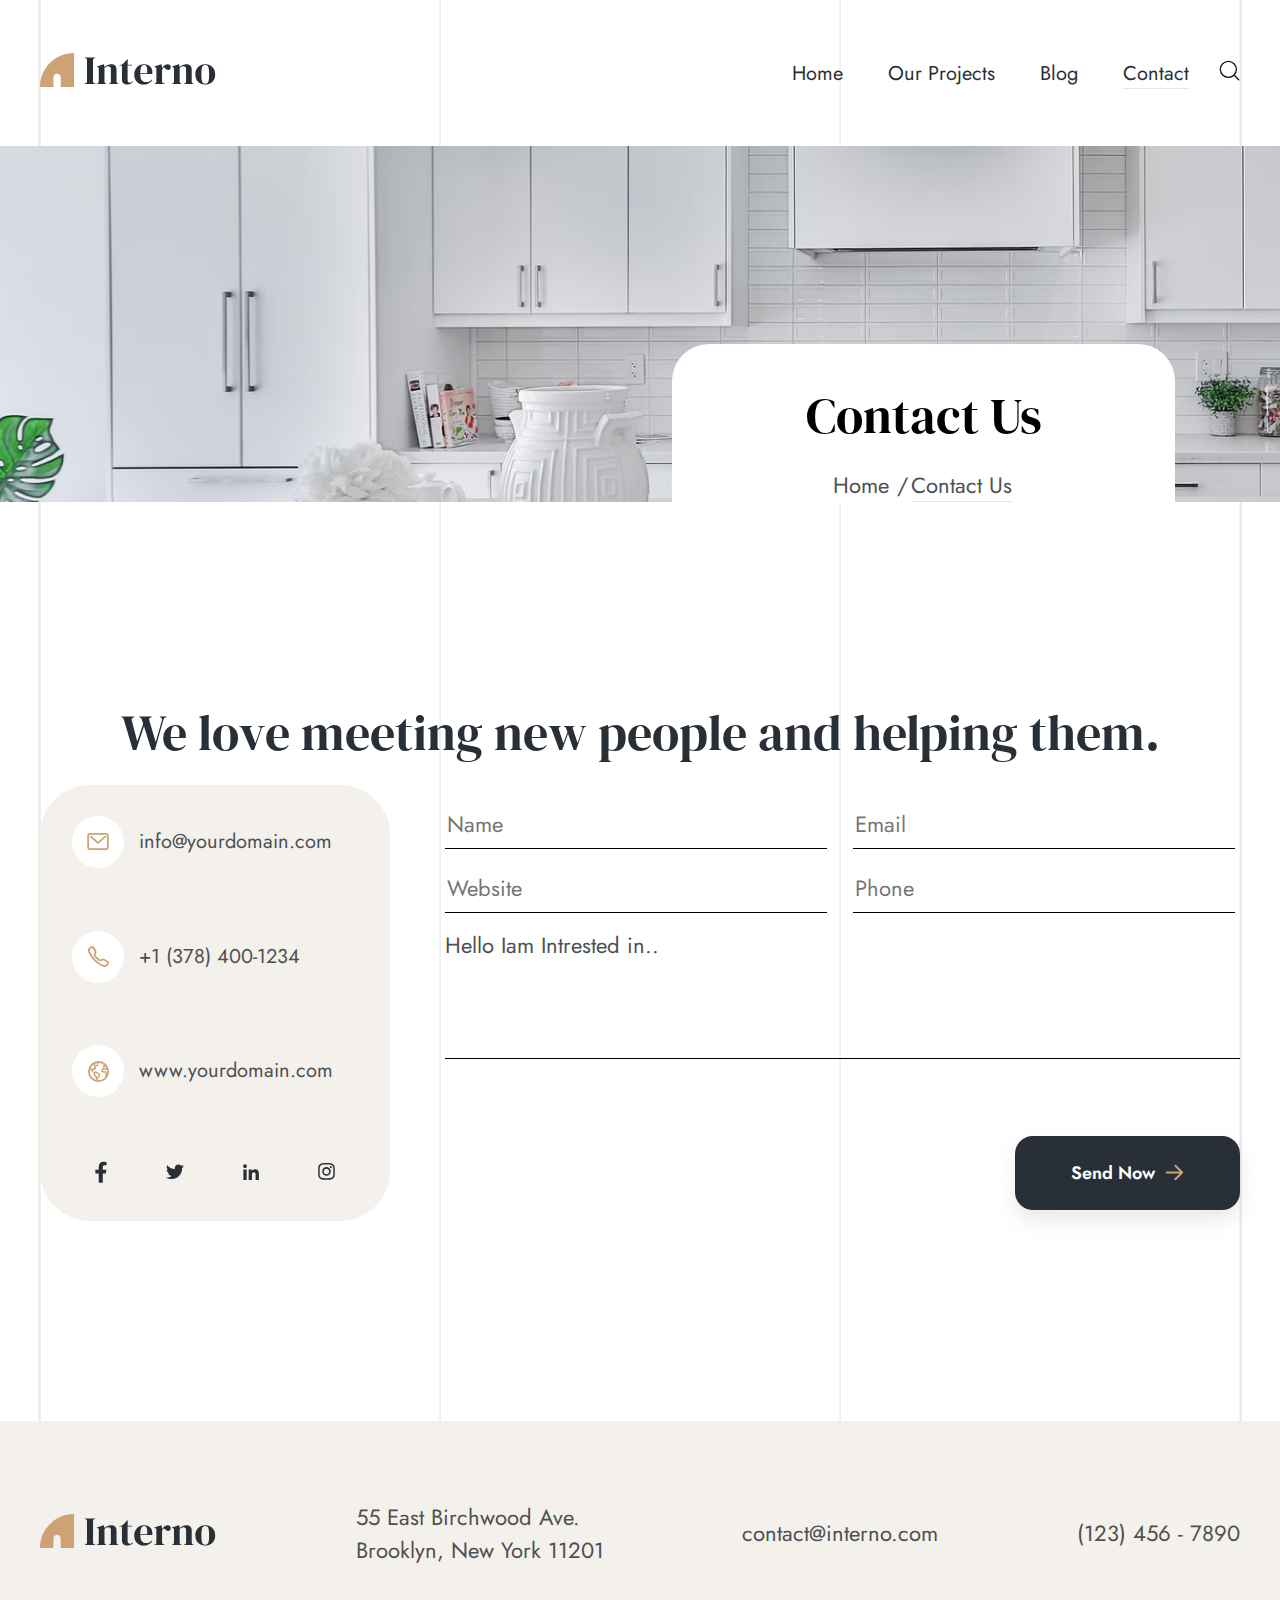
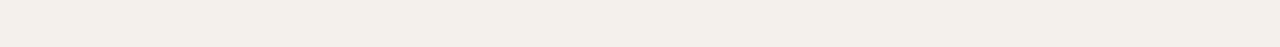
<file: Contact-Us.html>
<!DOCTYPE html>
<html lang="en">
    <head>
        <meta charset="UTF-8" />
        <meta http-equiv="X-UA-Compatible" content="IE=edge" />
        <meta name="viewport" content="width=device-width, initial-scale=1.0" />
        <title>Interno</title>
        <link rel="stylesheet" href="css/swiper-bundle.min.css" />
        <link rel="stylesheet" href="css/style.css" />
    </head>
    <body>
        <header>
            <!-- header -->
            <div class="header_box conteiner">
                <div>
                    <img class="logo" src="./svg/Logo.svg" alt="logo" width="177" height="50" />
                </div>
                <nav>
                    <ul class="header_nav_list">
                        <li class="header_nav_items">
                            <a class="header_nav_link" href="./index.html">Home</a>
                        </li>
                        <li class="header_nav_items">
                            <a class="header_nav_link" href="./our-progect.html">Our Projects</a>
                        </li>
                        <li class="header_nav_items">
                            <a class="header_nav_link" href="./blog.html">Blog</a>
                        </li>
                        <li class="header_nav_items">
                            <a class="header_nav_link header_nav_link_active" href="#">Contact</a>
                        </li>
                        <li class="header_nav_items">
                            <button utton class="header_nav_items_search_button" onclick="openModal()">
                                <svg class="header_nav_link_img" width="21" height="21" viewbox="0 0 23 24" fill="none" xmlns="http://www.w3.org/2000/svg">
                                    <path
                                        d="M16.6837 17.1844L21.9994 22.5001M19.375 10.6875C19.375 15.7616 15.2616 19.875 10.1875 19.875C5.11338 19.875 1 15.7616 1 10.6875C1 5.61338 5.11338 1.5 10.1875 1.5C15.2616 1.5 19.375 5.61338 19.375 10.6875Z"
                                        stroke="correntColor"
                                        stroke-width="1.5"
                                        stroke-linecap="round"
                                        stroke-linejoin="round"
                                    />
                                </svg>
                            </button>
                        </li>
                    </ul>
                </nav>
            </div>
        </header>
        <!-- baner -->
        <div class="main_baner">
            <img class="main_baner_img" src="./png/baner-blog.png" alt="baner-photo" width="1920" height="356" />
            <section class="baner_bread_crumbs_wrapper">
                <h2 class="baner_title">Contact Us</h2>
                <ul class="baner_bread_crumbs_list">
                    <li>
                        <a class="baner_bread_crumbs_items" href="./index.html">Home</a>
                        <span class="baner_bread_crumbs_slash">/</span>
                    </li>
                    <li>
                        <a class="baner_bread_crumbs_items baner_bread_active" href="#">Contact Us</a>
                    </li>
                </ul>
            </section>
        </div>
        <!-- main section -->
        <div class="conteiner">
            <div class="contacts_box">
                <h2 class="main_blog_post_title contacts_title">We love meeting new people and helping them.</h2>
                <div class="cotacts_form_wrapper">
                    <!-- social section -->
                    <div class="social_wrapper">
                        <div class="social_section">
                            <div class="social_img">
                                <img src="./svg/social/mail.svg" alt="mail-icon" width="22" height="17" />
                            </div>
                            <a class="social_link" href="mailto:info@yourdomain.com">info@yourdomain.com</a>
                        </div>
                        <div class="social_section">
                            <div class="social_img">
                                <img src="./svg/social/phone.svg" alt="phone-icon" width="21" height="21" />
                            </div>
                            <a href="tel:+1(378)400-1234" class="social_link">+1 (378) 400-1234 </a>
                        </div>
                        <div class="social_section">
                            <div class="social_img">
                                <img src="./svg/social/earth.svg" alt="all-earth-icon" width="21" height="21" />
                            </div>
                            <a href="www.yourdomain.com" class="social_link">www.yourdomain.com </a>
                        </div>
                        <div class="Social_Icon">
                            <img class="main_blog_social_img" src="./svg/social/facebock.svg" alt="facebock" width="12" height="22" />
                            <img class="main_blog_social_img" src="./svg/social/twitter.svg" alt="twitter" width="18" height="22" />
                            <img class="main_blog_social_img" src="./svg/social/in.svg" alt="in" width="16" height="22" />
                            <img class="main_blog_social_img" src="./svg/social/inst.svg" alt="instagram" width="17" height="23" />
                        </div>
                    </div>
                    <!-- form -->
                    <form class="contacts_form" action="https://echo.htmlacademy.ru/" method="post">
                        <p class="blog_form_wrapper">
                            <input type="text" class="form_input" id="name" placeholder="Name" name="Name" />
                            <input type="email" class="form_input" id="email" placeholder="Email" name="Email" />
                        </p>
                        <p class="blog_form_wrapper">
                            <input type="text" class="form_input" id="website" placeholder="Website" name="Website" />
                            <input type="tel" class="form_input" id="phone" placeholder="Phone" name="Phone" />
                        </p>
                        <div class="communication_form_notes_wrapper">
                            <label class="communication_form_label" for="note">Hello Iam Intrested in..</label>
                            <input type="text" class="communication_form_note" id="note" name="Note" />
                        </div>
                        <button class="button communication_form_button contacts_button">
                            <span class="button_text">Send Now</span>
                            <img src="./svg/Vector-arrow-big.svg" alt="стрелка в лево" />
                        </button>
                    </form>
                </div>
            </div>
        </div>

        <!-- footer -->
        <footer>
            <div class="footer_box conteiner">
                <div>
                    <img class="logo" src="./svg/Logo.svg" alt="logo" width="177" height="50" />
                </div>
                <address class="footer_address">
                    55 East Birchwood Ave. <br />
                    Brooklyn, New York 11201
                </address>
                <a class="footer_mail" href="mailto:contact@interno.com">contact@interno.com</a>
                <a class="footer_tel" href="tel:(123) 456 - 7890">(123) 456 - 7890</a>
            </div>
        </footer>
        <div class="overlay" id="overlay">
            <div class="overlay_madal_cearch">
                <div class="conteiner">
                    <form action="" class="overlay_madal_cearch_form">
                        <label for="overlay_madal_cearch_input" class="overlay_madal_cearch_label">Search</label>
                        <input class="overlay_madal_cearch_input" type="text" id="overlay_madal_cearch_input" placeholder="" />
                        <button class="overlay_madal_cearch_submit" type="submit"></button>
                        <button class="overlay_madal_cearch_closed" onclick="closeModal()"></button>
                    </form>
                </div>
            </div>
        </div>

        <!-- script -->
        <script src="./script/swiper-bundle.min.js"></script>
        <script src="./script/skript.js"></script>
    </body>
</html>
</file>
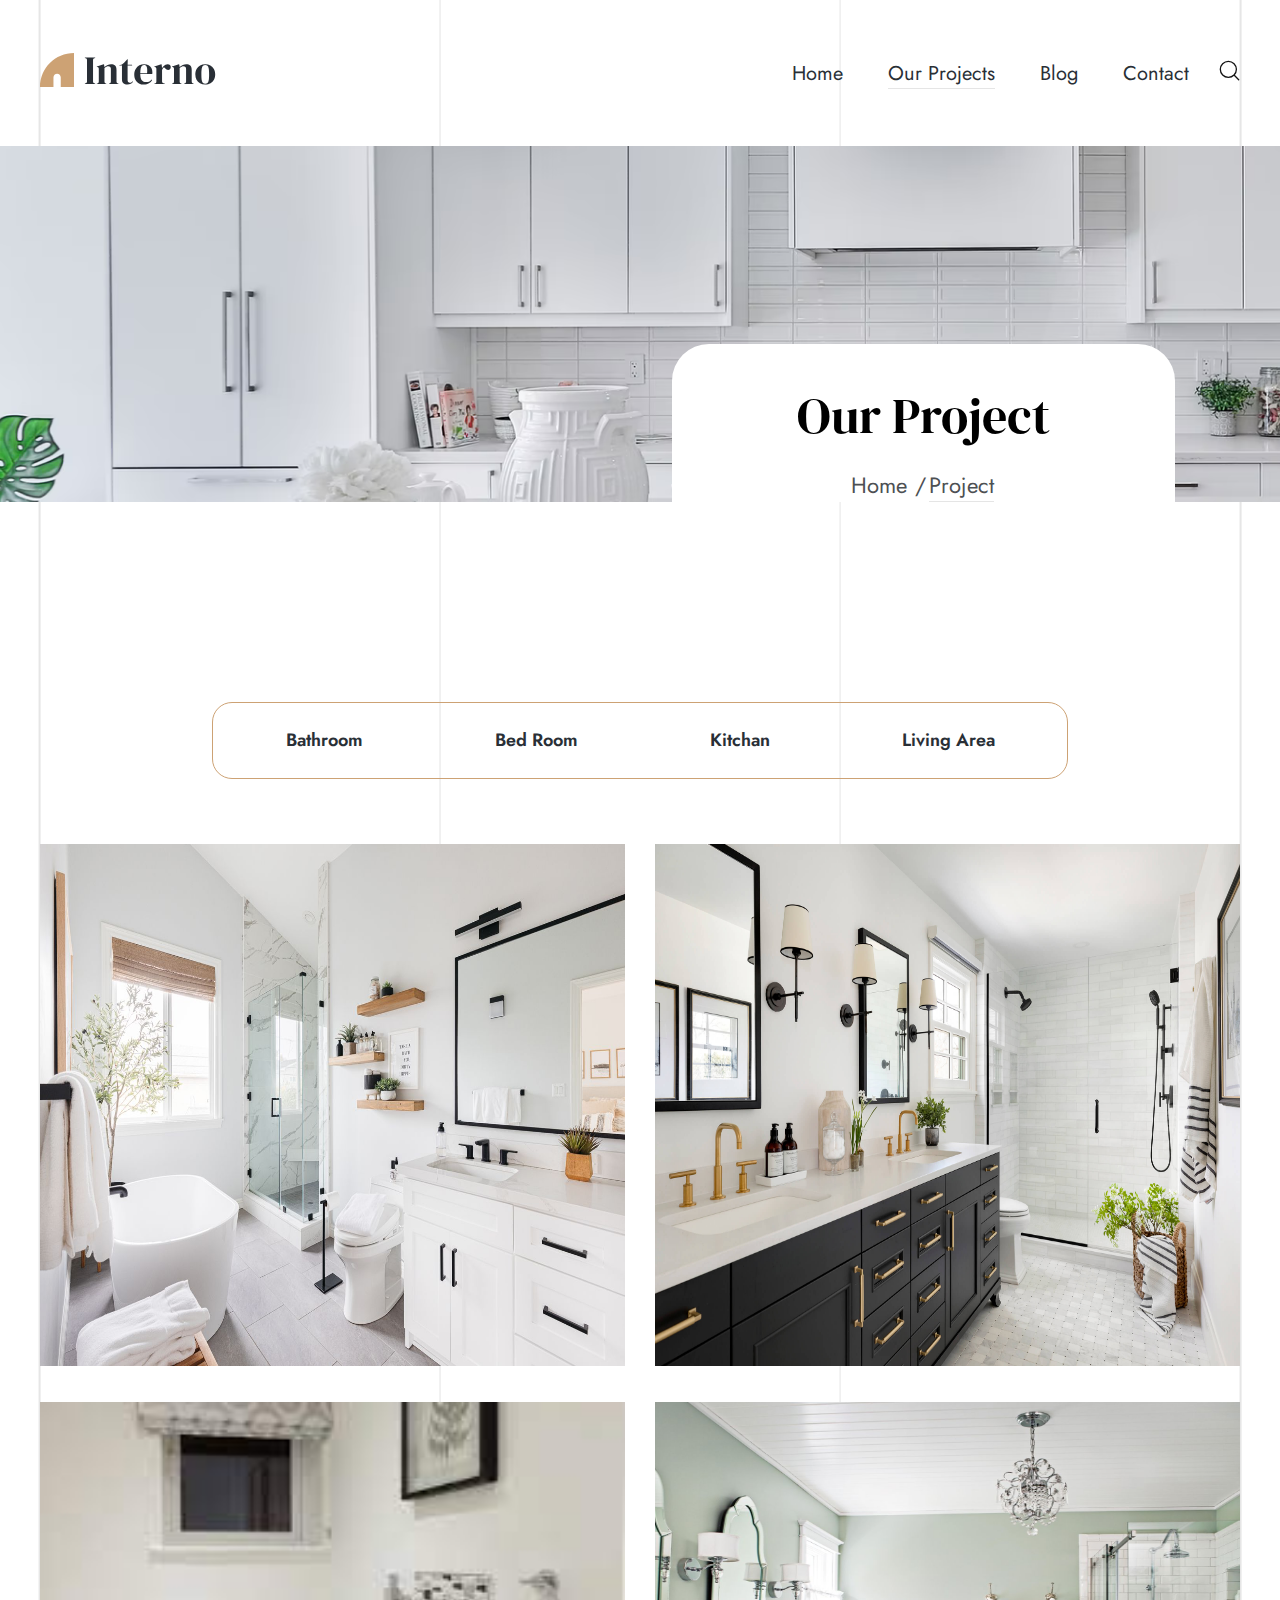
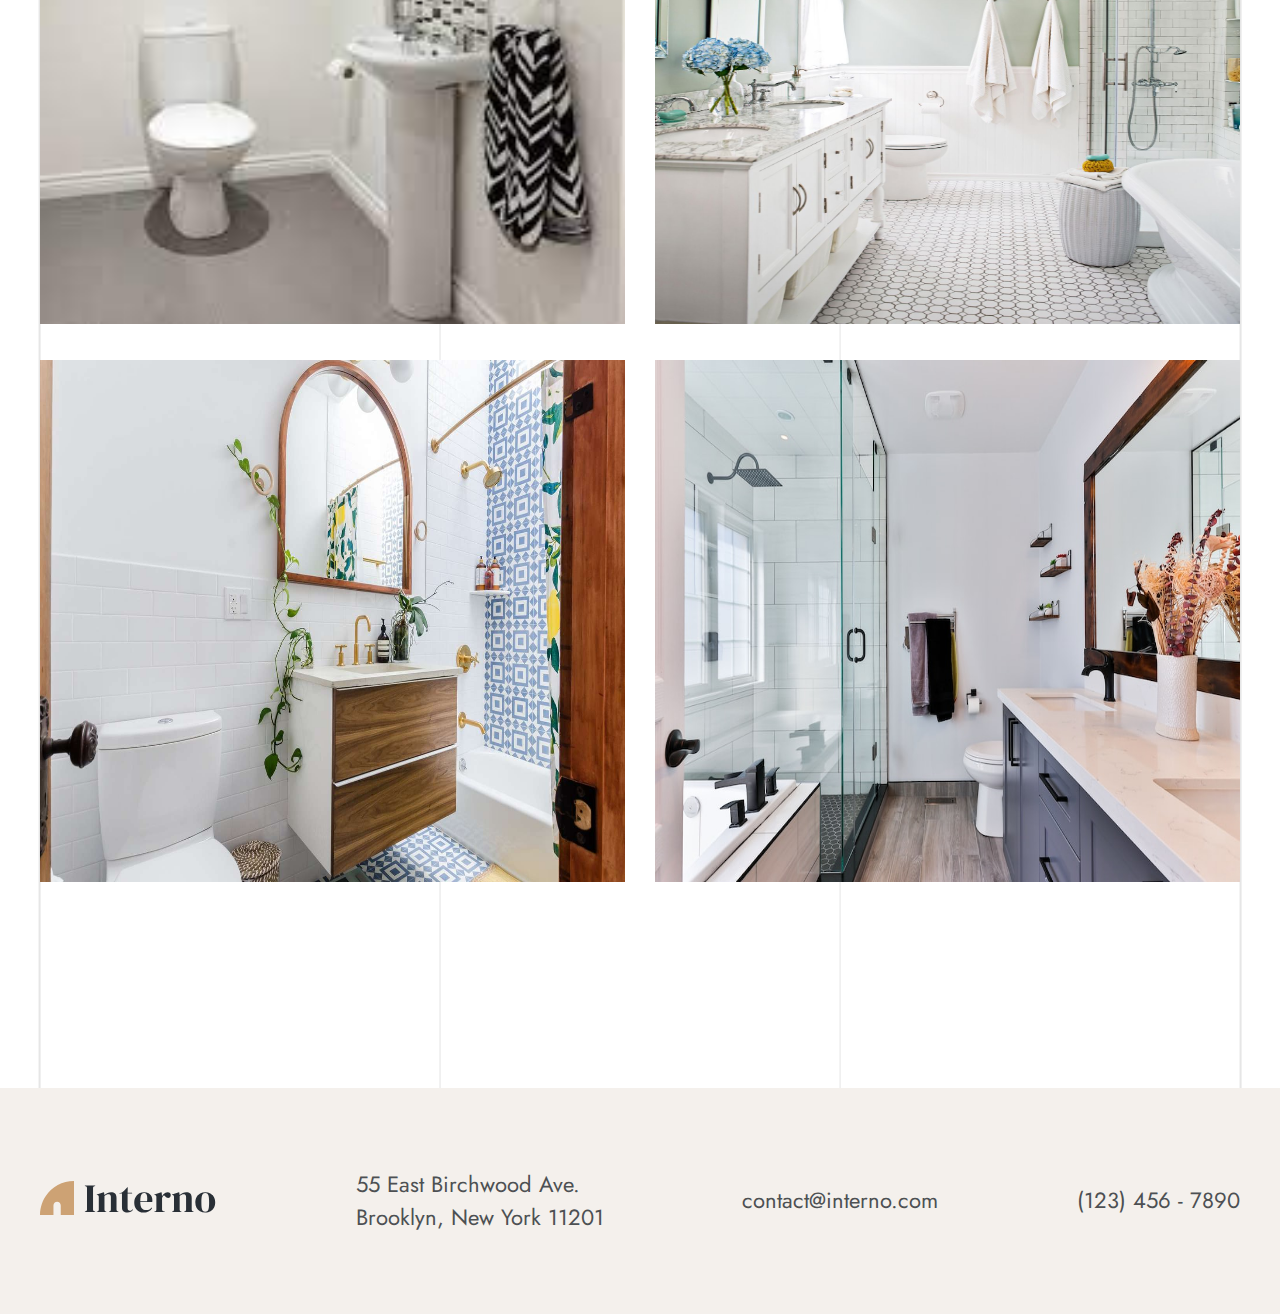
<file: our-progect.html>
<!DOCTYPE html>
<html lang="en">
	<head>
		<meta charset="UTF-8" />
		<meta http-equiv="X-UA-Compatible" content="IE=edge" />
		<meta name="viewport" content="width=device-width, initial-scale=1.0" />
		<title>Interno</title>
		<link rel="stylesheet" href="css/swiper-bundle.min.css" />
		<link rel="stylesheet" href="css/style.css" />
	</head>
	<body>
		<header>
			<!-- header -->
			<div class="header_box conteiner">
				<div>
					<img class="logo" src="./svg/Logo.svg" alt="logo" width="177" height="50" />
				</div>
				<nav>
					<ul class="header_nav_list">
						<li class="header_nav_items">
							<a class="header_nav_link" href="./index.html">Home</a>
						</li>
						<li class="header_nav_items">
							<a class="header_nav_link header_nav_link_active" href="#">Our Projects</a>
						</li>
						<li class="header_nav_items">
							<a class="header_nav_link" href="./blog.html">Blog</a>
						</li>
						<li class="header_nav_items">
							<a class="header_nav_link" href="./Contact-Us.html">Contact</a>
						</li>
						<li class="header_nav_items">
							<button utton class="header_nav_items_search_button" onclick="openModal()">
								<svg class="header_nav_link_img" width="21" height="21" viewbox="0 0 23 24" fill="none" xmlns="http://www.w3.org/2000/svg">
									<path
										d="M16.6837 17.1844L21.9994 22.5001M19.375 10.6875C19.375 15.7616 15.2616 19.875 10.1875 19.875C5.11338 19.875 1 15.7616 1 10.6875C1 5.61338 5.11338 1.5 10.1875 1.5C15.2616 1.5 19.375 5.61338 19.375 10.6875Z"
										stroke="correntColor"
										stroke-width="1.5"
										stroke-linecap="round"
										stroke-linejoin="round" />
								</svg>
							</button>
						</li>
					</ul>
				</nav>
			</div>
		</header>
		<!-- baner -->
		<div class="main_baner">
			<img class="main_baner_img" src="./png/baner-blog.png" alt="baner-photo" width="1920" height="356" />
			<section class="baner_bread_crumbs_wrapper">
				<h2 class="baner_title">Our Project</h2>
				<ul class="baner_bread_crumbs_list">
					<li>
						<a class="baner_bread_crumbs_items" href="./index.html">Home</a>
						<span class="baner_bread_crumbs_slash">/</span>
					</li>
					<li>
						<a class="baner_bread_crumbs_items baner_bread_active" href="#">Project</a>
					</li>
				</ul>
			</section>
		</div>
		<!-- main section -->
		<div class="page">
			<div class="conteiner">
				<!-- tabs block -->
				<div class="tabs">
					<button class="tab-link" type="button" onclick="openTab(event, 'tab1')">Bathroom</button>
					<button class="tab-link" type="button" onclick="openTab(event, 'tab2')">Bed Room</button>
					<button class="tab-link" type="button" onclick="openTab(event, 'tab3')">Kitchan</button>
					<button class="tab-link" type="button" onclick="openTab(event, 'tab4')">Living Area</button>
				</div>
				<!-- tab content -->
				<!-- tab 1 Bathroom -->
				<div class="tab-content" id="tab1" style="display: block">
					<div class="tab_content_box">
						<div class="tab_content_wrapper">
							<img class=".tab_content_img1" src="./png/progect/Bathroom/1.jpg" alt="Bathroom-photo" width="585" height="522">
						</div>
						<div class="tab_content_wrapper">
							<img class=".tab_content_img1" src="./png/progect/Bathroom/2.jpg" alt="Bathroom-photo" width="585" height="522">
						</div>
						<div class="tab_content_wrapper">
							<img class=".tab_content_img1" src="./png/progect/Bathroom/3.jpg" alt="Bathroom-photo" width="585" height="522">
						</div>
						<div class="tab_content_wrapper">
							<img class=".tab_content_img1" src="./png/progect/Bathroom/4.jpg" alt="Bathroom-photo" width="585" height="522">
						</div>
						<div class="tab_content_wrapper">
							<img class=".tab_content_img1" src="./png/progect/Bathroom/5.jpg" alt="Bathroom-photo" width="585" height="522">
						</div>
						<div class="tab_content_wrapper">
							<img class=".tab_content_img1" src="./png/progect/Bathroom/6.jpg" alt="Bathroom-photo" width="585" height="522">
						</div>
					</div>
				</div>
				<!--tab 2 Bed Room -->
				<div class="tab-content" id="tab2">
					<div class="tab_content_box">
						<img  src="./png/progect/badroom/Image1.png" alt="badroom-photo" width="585" height="522" />
						<img  src="./png/progect/badroom/02.png" alt="badroom-photo" width="585" height="522" />
						<img  src="./png/progect/badroom/03.png" alt="badroom-photo" width="585" height="522" />
						<img  src="./png/progect/badroom/04.png" alt="badroom-photo" width="585" height="522" />
						<img  src="./png/progect/badroom/05.png" alt="badroom-photo" width="585" height="522" />
						<img  src="./png/progect/badroom/06.png" alt="badroom-photo" width="585" height="522" />
					</div>
				</div>
				<!-- tab 3 Kitchan -->
				<div class="tab-content" id="tab3">
					<div class="tab_content_box">
						<img src="./png/progect/Kitchan/1.png" alt="Kitchan-photo" width="585" height="522">
						<img src="./png/progect/Kitchan/2.png" alt="Kitchan-photo" width="585" height="522">
						<img src="./png/progect/Kitchan/3.png" alt="Kitchan-photo" width="585" height="522">
						<img src="./png/progect/Kitchan/4.png" alt="Kitchan-photo" width="585" height="522">
						<img src="./png/progect/Kitchan/5.png" alt="Kitchan-photo" width="585" height="522">
						<img src="./png/progect/Kitchan/6.png" alt="Kitchan-photo" width="585" height="522">
					</div>
				</div>
				<!-- tab 4  Living Area -->
				<div class="tab-content" id="tab4">
					<div class="tab_content_box">
						<div class="tab_content_wrapper">
							<img class=".tab_content_img1" src="./png/progect/Living Area/1.jpg" alt="Living-Area-photo" width="585" height="522">
						</div>
						<div class="tab_content_wrapper">
							<img class=".tab_content_img1" src="./png/progect/Living Area/2.jpg" alt="Living-Area-photo" width="585" height="522">
						</div>
						<div class="tab_content_wrapper">
							<img class=".tab_content_img1" src="./png/progect/Living Area/3.jpg" alt="Living-Area-photo" width="585" height="522">
						</div>
						<div class="tab_content_wrapper">
							<img class=".tab_content_img1" src="./png/progect/Living Area/4.jpg" alt="Living-Area-photo" width="585" height="522">
						</div>
						<div class="tab_content_wrapper">
							<img class=".tab_content_img1" src="./png/progect/Living Area/5.jpg" alt="Living-Area-photo" width="585" height="522">
						</div>
						<div class="tab_content_wrapper">
							<img class=".tab_content_img1" src="./png/progect/Living Area/6.jpg" alt="" width="585" height="522">
						</div>
					</div>
				</div>
			</div>
		</div>

		<!-- footer -->
		<footer>
			<div class="footer_box conteiner">
				<div>
					<img class="logo" src="./svg/Logo.svg" alt="logo" width="177" height="50" />
				</div>
				<address class="footer_address">
					55 East Birchwood Ave. <br />
					Brooklyn, New York 11201
				</address>
				<a class="footer_mail" href="mailto:contact@interno.com">contact@interno.com</a>
				<a class="footer_tel" href="tel:(123) 456 - 7890">(123) 456 - 7890</a>
			</div>
		</footer>
		<div class="overlay" id="overlay">
			<div class="overlay_madal_cearch">
				<div class="conteiner">
					<form action="" class="overlay_madal_cearch_form">
						<label for="overlay_madal_cearch_input" class="overlay_madal_cearch_label">Search</label>
						<input class="overlay_madal_cearch_input" type="text" id="overlay_madal_cearch_input" placeholder="" />
						<button class="overlay_madal_cearch_submit" type="submit"></button>
						<button class="overlay_madal_cearch_closed" onclick="closeModal()"></button>
					</form>
				</div>
			</div>
		</div>

		<!-- script -->
		<script src="./script/swiper-bundle.min.js"></script>
		<script src="./script/skript.js"></script>
	</body>
</html>
</file>
<file: css/style.css>
@import url("https://fonts.googleapis.com/css2?family=DM+Serif+Display&family=Jost:ital,wght@0,400;0,700;1,400&display=swap");

html,
body {
	height: 100%;
}
body {
	margin: 0;
	font-family: "Jost", sans-serif;
	display: flex;
	flex-direction: column;
	background-image: url(../img/line.png);
	background-repeat-x: no-repeat;
	background-position: center;
}
ul {
	margin: 0;
	padding: 0;
	list-style: none;
}
a {
	text-decoration: none;
}
button {
	border: none;
	background: transparent;
}

footer {
	background: #f4f0ec;
	flex: 1 0 auto; /* стики футер */
}

.conteiner {
	max-width: 1200px;
	margin: 0 auto;
}

.title {
	margin: 0;
	padding: 0;
	font-family: "DM Serif Display", serif;
	color: #292f36;
	font-size: 85px;
	font-style: normal;
	font-weight: 400;
	line-height: 125%;
}

.title_other {
	color: #292f36;
	font-family: "DM Serif Display";
	font-style: normal;
	font-weight: 400;
	font-size: 50px;
	line-height: 125%;
}
.uppercase_text {
	margin: 0;
	padding: 0;
	color: #4d5053;
	font-size: 22px;
	font-style: normal;
	font-weight: 400;
}

.logo {
	cursor: pointer;
}

.button {
	display: flex;
	justify-content: center;
	align-items: center;
	background: #292f36;
	color: #ffffff;
	padding: 26px 31px;
	box-shadow: 0px 10px 20px rgba(192, 192, 192, 0.35);
	border-radius: 18px;
	cursor: pointer;
}

.button:hover {
	color: #cda274;
}

.button_text {
	font-family: "Jost";
	font-style: normal;
	font-weight: 600;
	font-size: 18px;
	line-height: 125%;
	margin-right: 10px;
}
/* header */
.header_box {
	display: flex;
	flex-wrap: wrap;
	align-content: center;
	align-items: center;
	justify-content: space-between;
	padding-top: 45px;
	padding-bottom: 45px;
}
.header_nav_list {
	display: flex;
	align-items: center;
}
.header_nav_items {
	margin-left: 45px;
}
.header_nav_items:first-child {
	margin-left: 0;
}
.header_nav_items:last-child {
	margin-left: 30px;
}
.header_nav_link {
	color: #292f36;
	font-size: 20px;
	line-height: 125%;
}

.header_nav_link:hover {
	color: #cda274;
	transition: 0.2s;
}

.header_nav_link_active {
	border-bottom: 1px solid #e5e5e5;
}

.header_nav_link_active:hover {
	color: #292f36;
	cursor: default;
}

.header_nav_items_search_button {
	padding: 0;
	margin: 0;
}
.header_nav_link_img {
	display: flex;
	cursor: pointer;
	stroke: #141414;
}
.header_nav_link_img:hover {
	stroke: #cda274;
	transition: 0.2s;
}

/* header-serch */
.overlay {
	z-index: 300;
	position: fixed;
	top: -100vh;
	left: 0;
	right: 0;
	height: 100vh;
	background: rgba(0, 0, 0, 0.5);
}

.overlay_madal_cearch {
	background: #ffffff;
}
.overlay_madal_cearch_form {
	display: flex;
	align-items: flex-end;
	position: relative;
	padding: 0;
	margin: 0;
	padding-top: 47px;
	padding-bottom: 47px;
	color: #4d5053;
	font-size: 22px;
	line-height: 150%;
	border: none;
}

.overlay_madal_cearch_label_input_box {
	position: relative;
	margin-right: 38px;
}

.overlay_madal_cearch_label {
	position: absolute;
	top: 35px;
	left: 0px;
	right: 0px;
}

.overlay_madal_cearch_input {
	border: none;
	background-color: transparent;
	justify-content: space-between;
	outline: none;
	width: 1046px;
	font-size: 22px;
	line-height: 150%;
	border-bottom: 1px solid #000000;
	margin-right: 38px;
}

.overlay_madal_cearch_input:focus {
	outline: none;
}

.overlay_madal_cearch_submit {
	margin-right: 10px;
	width: 52px;
	height: 52px;
	border-radius: 50%;
	border: 1px solid #000000;
	background-image: url(../svg/Vector-arrow.svg);
	background-repeat: no-repeat;
	background-position: center;
	cursor: pointer;
}

.overlay_madal_cearch_submit:hover {
	border: 1px solid #cda274;
	transition: 0.2s;
}

.overlay_madal_cearch_closed {
	width: 52px;
	height: 52px;
	background-image: url(../svg/cancel-Vector.svg);
	background-repeat: no-repeat;
	background-position: center;
	cursor: pointer;
}
.overlay_madal_cearch_closed:hover {
	width: 52px;
	height: 52px;
	border-radius: 50%;
	border: 1px solid #cda274;
}

/* main bloxk */

.hero_box_vrapper {
	margin: 0;
	padding: 0;
	margin: 0 auto;
	min-width: 1920px;
	min-height: 1042px;
	border-radius: 0 0 0 291px;
	background-image: url(../img/Photo-apartment.jpg);
}

.hero_text_box {
	padding: 0;
	padding-top: 330px;
	width: 567px;
}

.abouth_us {
	display: flex;
	max-width: 1200px;
	margin: 0 auto;
	align-items: center;
	margin-top: 198px;
	margin-bottom: 198px;
}

.abouth_us_left_wrapper {
	margin: 0;
	padding: 0;
	width: 472px;
	margin-right: 75px;
}

.abouth_us_text_wrapper {
	margin-bottom: 45px;
}
.call_icons {
	width: 93px;
	height: 93px;
	background: #f4f0ec;
	border-radius: 50px;
	background-image: url(../svg/Call.svg);
	background-repeat: no-repeat;
	background-position: center;
	margin-right: 15px;
}
.abouth_us_call_wrapper {
	display: flex;
	align-items: center;
	margin-bottom: 47px;
}

.abouth_us_phone {
	margin: 0;
	padding: 0;
	color: #4d5053;
	font-size: 24px;
	line-height: 150%;
	font-weight: 700;
	font-family: "Jost";
	font-style: normal;
}
.abouth_us_phone:hover {
	color: #cda274;
	transition: 0.2s;
}

.abouth_us_right_wrapper {
	overflow: hidden;
	border-radius: 326.5px 0px 123px;
}

/* swiper */

.swiper-slide {
	background: #f4f0ec;
	width: 1199px;
	height: 679px;
	border-radius: 70px;
	margin-bottom: 175px;
	padding-top: 88px;
}

.swiper_content {
	display: flex;
	flex-direction: column;
	align-items: center;
}

.swiper_title {
	margin-bottom: 90px;
}

.swiper_text {
	width: 751px;
	font-size: 35px;
	line-height: 125%;
	color: #292f36;
	font-family: "DM Serif Display";
	font-style: italic;
	font-weight: 400;
	text-align: center;
}

.swiper_author {
	font-family: "Jost";
	font-style: normal;
	font-weight: 400;
	font-size: 25px;
	line-height: 150%;
	color: #4d5053;
}

.swiper_button_left,
.swiper_button_right {
	position: absolute;
	display: flex;
	justify-content: center;
	align-items: center;
	margin: 35px;
	background: rgb(252, 252, 252);
	width: 52px;
	height: 52px;
	border-radius: 30px;
}
.swiper_button_left {
	top: 339px;
	transform: rotate(180deg);
}
.swiper_button_right {
	left: 1056px;
	top: 339px;
}

.swiper_button_left:hover,
.swiper_button_right:hover {
	background: #cda274;
}

/* partners  */

.partners_list {
	display: flex;
	align-content: center;
	align-items: center;
	justify-content: space-around;
	margin-bottom: 178px;
}

/* achievements_block */
.achievements_block {
	background: #f4f0ec;
	margin-bottom: 178px;
}
.achievements_block_list {
	display: flex;
	justify-content: space-around;
	margin-top: 160px;
	margin-bottom: 160px;
}

.achievements_block_items {
	width: 246px;
	height: 155px;
	display: flex;
	flex-direction: column;
	align-items: center;
	align-content: center;
	position: relative;
}

.achievements_block_items_line {
	position: absolute;
	top: 75px;
	right: 0px;
	left: 225px;
	border: 1px solid #cda274;
	transform: rotate(90deg);
	width: 130px;
}
.achievements_block_items_title {
	margin: 0;
	padding: 0;
	color: #cda274;
	font-family: "DM Serif Display";
	font-style: normal;
	font-weight: 400;
	font-size: 85px;
	line-height: 125%;
}

/* Articles_News_block */

.Articles_News_block {
	margin-bottom: 158px;
}

.Articles_News_block_title {
	text-align: center;
	margin-bottom: 12px;
}

.Articles_News_block_text {
	text-align: center;
	margin-bottom: 52px;
}

.Articles_blog_list {
	display: grid;
	grid-template-columns: 382px 382px 382px;
	justify-content: space-between;
	margin-bottom: 51px;
}

.Articles_blog_item {
	display: flex;
	flex-direction: column;
	position: relative;
	height: 521px;
	border: 1px solid #e7e7e7;
	filter: drop-shadow(0px 10px 30px rgba(255, 255, 255, 0.25));
	border-radius: 62px;
	padding-top: 21px;
	padding-left: 21px;
	padding-right: 21px;
	margin-bottom: 30px;
}

.Articles_blog_item:hover {
	background: #f4f0ec;
}

.Articles_blog_img {
	margin: 0;
	padding: 0;
	margin-bottom: 21px;
}

.Articles_blog_item_description {
	display: flex;
	align-items: center;
	justify-content: center;
	font-family: "Jost";
	font-style: normal;
	font-weight: 400;
	font-size: 16px;
	line-height: 150%;
	width: 124px;
	height: 41px;
	border-radius: 8px 8px 8px 0px;
	padding: 8px;
	color: #4d5053;
	background-color: #f4f0ec;
	position: absolute;
	top: 239px;
	left: 33px;
}

.Articles_News_img_grey {
	width: 340px;
	height: 289.27px;
	background-image: url(../img/Photo-apart2.jpg);
	background-repeat: no-repeat;
	border-radius: 45px 45px 0px 0px;
	margin-bottom: 21px;
}

.Articles_News_img_3 {
	width: 340px;
	height: 289.27px;
	background-image: url(../img/Photo-apart3.jpg);
	background-repeat: no-repeat;
	border-radius: 45px 45px 0px 0px;
	margin-bottom: 21px;
}

.Articles_News_title {
	margin: 0;
	padding: 0;
	color: #292f36;
	letter-spacing: 0.02em;
	line-height: 125%;
	font-family: "DM Serif Display";
	font-style: normal;
	font-weight: 400;
	font-size: 25px;
	margin-bottom: 30px;
}

.Articles_News_text {
	color: #4d5053;
	font-family: "Jost";
	font-style: normal;
	font-weight: 400;
	font-size: 16px;
	line-height: 150%;
	letter-spacing: 0.01em;
}

.Articles_News_button_wrapper {
	display: flex;
	justify-content: space-between;
	align-content: center;
	align-items: center;
}

.Articles_News_button {
	display: flex;
	justify-content: center;
	align-items: center;
	background: #f4f0ec;
	width: 52px;
	height: 52px;
	border-radius: 50px;
	cursor: pointer;
}

.Articles_News_button:hover {
	background: #cda274;
}

.Articles_News_button_link {
	display: flex;
}

/* Personally Newsletter */

.Newsletter {
	width: 1199px;
	background: #292f36;
	border-radius: 70px;
	text-align: center;
	padding-top: 80px;
	padding-bottom: 80px;
	margin-bottom: 200px;
}

.Newsletter_title {
	margin: 0;
	padding: 0;
	color: #ffffff;
	font-family: "DM Serif Display";
	font-style: normal;
	font-weight: 400;
	font-size: 50px;
	line-height: 125%;
	margin-bottom: 11px;
}

.Newsletter_text {
	margin: 0;
	padding: 0;
	color: #ffffff;
	font-family: "Jost";
	font-style: normal;
	font-weight: 400;
	font-size: 22px;
	line-height: 150%;
	margin-bottom: 32px;
}

.Newsletter_form {
	display: flex;
	align-content: center;
	align-items: center;
	justify-content: center;
}

.Newsletter_input {
	margin: 0;
	padding: 0;
	padding-left: 20px;
	width: 264px;
	height: 73px;
	background: #ffffff;
	border: 1px solid #d0d5dd;
	border-radius: 18px 0px 0px 18px;
	font-family: "Jost";
	font-style: normal;
	font-weight: 500;
	font-size: 18px;
	line-height: 20px;
	color: #98a2b3;
}

.Newsletter_input:focus {
	outline: none;
}

.Newsletter_button {
	margin: 0;
	padding: 0;
	color: #ffffff;
	width: 136px;
	height: 75px;
	background: #cda274;
	border-radius: 0px 18px 18px 0px;
	font-family: "Jost";
	font-style: normal;
	font-weight: 600;
	font-size: 18px;
	line-height: 20px;
	cursor: pointer;
}
.Newsletter_button:hover {
	color: #292f36;
}

/* form of communication */

.communication_title {
	text-align: center;
	margin-bottom: 77px;
	font-family: "DM Serif Display";
	font-style: normal;
	font-weight: 400;
	font-size: 50px;
	line-height: 125%;
	color: #292f36;
}

.communication_form {
	display: flex;
	flex-direction: column;
	align-items: center;
	margin-bottom: 156px;
}
.communication_form_mail,
.communication_form_name,
.communication_form_website,
.communication_form_phone {
	background: transparent;
	width: 378px;
	height: 45px;
	border: none;
	border-bottom: 1px solid #000000;
	font-family: "Jost";
	font-style: normal;
	font-weight: 400;
	font-size: 22px;
	line-height: 150%;
	color: #4d5053;
}

.communication_form_mail:focus,
.communication_form_name:focus,
.communication_form_website:focus,
.communication_form_phone:focus {
	outline: none;
}

.communication_form_name {
	margin-right: 40px;
}

.communication_form_name_mail_wrapper {
	margin-bottom: 55px;
}

.communication_form_label {
	font-family: "Jost";
	font-style: normal;
	font-weight: 400;
	font-size: 22px;
	line-height: 150%;
	color: #4d5053;
}

.communication_form_notes_wrapper {
	width: 795px;
	height: 130px;
	display: flex;
	flex-direction: column;
	justify-content: space-between;
	margin-bottom: 77px;
}

.communication_form_note {
	background: transparent;
	border: none;
	border-bottom: 1px solid #000000;
	font-family: "Jost";
	font-style: normal;
	font-weight: 400;
	font-size: 22px;
	line-height: 150%;
	color: #4d5053;
	height: 130px;
}

.communication_form_note:focus {
	outline: none;
	background-color: #ffffff;
}

.communication_form_button {
	padding: 26px 56px;
}

/* footer */
.footer_box {
	display: flex;
	align-content: center;
	align-items: center;
	justify-content: space-between;
	padding-top: 80px;
	padding-bottom: 80px;
}
.footer_address {
	font-size: 22px;
	line-height: 150%;
	font-family: "Jost";
	font-style: normal;
	color: #4d5053;
}
.footer_tel,
.footer_mail {
	font-family: "Jost";
	font-style: normal;
	font-weight: 400;
	font-size: 22px;
	line-height: 150%;
	color: #4d5053;
}
.footer_tel:hover,
.footer_mail:hover {
	color: #cda274;
	transition: 0.2s;
}

/* blog page */

.blog_post {
	width: 1200px;
	margin: 0 auto;
}

.main_baner {
	position: relative;
	margin: 0 auto;
	width: 1920px;
	height: 356px;
	display: flex;
	align-items: flex-end;
	justify-content: center;
	margin-bottom: 200px;
}

.baner_bread_crumbs_wrapper {
	position: absolute;
	left: 35%;
	/* right: 50%; */
	margin: 0;
	padding: 0;
	background: #ffffff;
	width: 503px;
	max-height: 178px;
	border-radius: 37px 37px 0px 0px;
	padding-top: 41px;
	text-align: center;
}

.baner_title {
	margin: 0;
	padding: 0;
	font-family: "DM Serif Display";
	font-style: normal;
	font-weight: 400;
	font-size: 50px;
	line-height: 125%;
	margin-bottom: 22px;
}

.baner_bread_crumbs_list {
	display: flex;
	justify-content: center;
	align-items: center;
}

.baner_bread_crumbs_items {
	margin: 0;
	padding: 0;
	font-family: "Jost";
	font-style: normal;
	font-weight: 400;
	font-size: 22px;
	line-height: 150%;
	color: #4d5053;
	margin-right: 3px;
}

.baner_bread_crumbs_slash {
	margin: 0;
	padding: 0;
	font-family: "Jost";
	font-style: normal;
	font-weight: 400;
	font-size: 22px;
	line-height: 150%;
	color: #4d5053;
	margin-right: 3px;
	cursor: pointer;
}

.baner_bread_crumbs_items:hover {
	color: #cda274;
}

.baner_bread_active {
	border-bottom: 1px solid #e5e5e5;
}

.baner_bread_active:hover {
	color: #4d5053;
	cursor: default;
}
.baner_bread_crumbs_separator {
	font-family: "Jost";
	font-style: normal;
	font-weight: 400;
	font-size: 22px;
	line-height: 150%;
	color: #4d5053;
}

.blog_post_title {
	margin: 0;
	padding: 0;
	font-family: "DM Serif Display";
	font-style: normal;
	font-weight: 400;
	font-size: 50px;
	line-height: 125%;
	margin-bottom: 27px;
}

.blog_post_wrapper {
	display: flex;
	border: 1px solid #e7e7e7;
	filter: drop-shadow(0px 10px 30px rgba(255, 255, 255, 0.25));
	border-radius: 62px;
	padding: 22px;
	margin-bottom: 150px;
	background-color: #ffffff;
}

.blog_post_img {
	margin: 0;
	padding: 0;
	background: #c4c4c4;
	border-radius: 50px;
	margin-right: 65px;
}

.blog_post_text {
	font-family: "Jost";
	font-style: normal;
	font-weight: 400;
	font-size: 22px;
	line-height: 150%;
	color: #4d5053;
}

.blog_post_text_wrapper {
	width: 489px;
	padding-bottom: 6px;
}

/* Articles & News */

.Articles_News_section {
	width: 1200px;
	margin: 0 auto;
	margin-bottom: 142px;
}

.Articles_News_maim_title {
	font-family: "DM Serif Display";
	font-style: normal;
	font-weight: 400;
	font-size: 50px;
	line-height: 125%;
	color: #292f36;
	margin-bottom: 30px;
}

.Articles_News_pagination_list {
	display: flex;
	justify-content: center;
}

.Articles_News_pagination_item_active,
.Articles_News_pagination_item {
	display: flex;
	justify-content: center;
	align-items: center;
	font-family: "Jost";
	font-style: normal;
	font-weight: 500;
	font-size: 16px;
	line-height: 150%;
	width: 18px;
	height: 24px;
	color: #292f36;
	margin-right: 20px;
	cursor: pointer;
	width: 52px;
	height: 52px;
	border-radius: 50px;
}

.Articles_News_pagination_item:last-child {
	margin: 0;
}
.Articles_News_pagination_item_active {
	background: #f4f0ec;
	cursor: default;
}
.Articles_News_pagination_item {
	border: 1px solid #cda274;
}
.Articles_News_pagination_item:hover {
	background-color: #cda274;
}

/* main_blog_page */

.main_blog {
	padding-bottom: 115px;
}

.main_blog_content {
	display: grid;
	grid-template-columns: 1fr 344px;
	gap: 52px;
}

.main_blog_sidebar_search {
	position: relative;
	margin-bottom: 50px;
}

.sidebar_search_input {
	margin: 0;
	padding: 0;
	border: none;
	width: 100%;
	background: #f4f0ec;
	border-radius: 20px;
	font-family: "Jost";
	font-style: normal;
	font-weight: 400;
	font-size: 22px;
	line-height: 150%;
	transition: 0.3s;
	box-sizing: border-box;
	padding-top: 34px;
	padding-left: 33px;
	padding-bottom: 34px;
	padding-right: 90px;
}

.sidebar_search_input::placeholder {
	color: #cda274;
}

.sidebar_search_input:focus {
	outline: none;
	background-color: #ffffff;
	border: 1px solid #cda274;
}

.sidebar_search_button {
	position: absolute;
	top: 40px;
	right: 45px;
}

.main_blog_sidebar_news {
	margin-bottom: 50px;
}

.sidebar_news_title {
	margin: 0;
	padding: 0;
	color: #292f36;
	font-family: "DM Serif Display";
	font-style: normal;
	font-weight: 400;
	font-size: 25px;
	line-height: 125%;
	margin-bottom: 33px;
}

.sidebar_news_text {
	width: 197px;
	margin: 0;
	cursor: pointer;
	color: #292f36;
	font-family: "DM Serif Display";
	font-style: normal;
	font-weight: 400;
	font-size: 20px;
	line-height: 125%;
}

.sidebar_news_text_link {
	text-decoration: none;
	color: #292f36;
}

.sidebar_news_text_link:hover {
	color: #cda274;
}

.sidebar_news_section {
	border-bottom: 1px solid #cda274;
	margin-bottom: 34px;
}

.sidebar_news_data {
	display: flex;
	justify-content: flex-end;
	color: #4d5053;
	font-family: "Jost";
	font-style: normal;
	font-weight: 400;
	font-size: 16px;
	line-height: 150%;
	margin-bottom: 6px;
	padding-right: 5px;
}

.main_blog_sidebar_categories {
	background: #f4f0ec;
	border-radius: 20px;
	padding: 27px 32px;
	margin-bottom: 50px;
}

.main_blog_sidebar_tags {
	border-bottom: 1px solid #e5e5e5;
	margin-bottom: 50px;
}

.main_blog_sidebar_tags_button {
	margin-right: 5px;
	margin-bottom: 11px;
	display: flex;
	align-items: center;
	text-align: center;
	background: #f4f0ec;
	border-radius: 10px;
	padding: 9px 30px;
	color: #292f36;
	font-family: "Jost";
	font-style: normal;
	font-weight: 400;
	font-size: 18px;
	line-height: 125%;
	cursor: pointer;
}

.main_blog_sidebar_tags_button:hover {
	color: #ffffff;
	background: #292f36;
}

.tags_button_active {
	background: #292f36;
	color: #ffffff;
}

.main_blog_sidebar_tags_button_wrapper {
	display: flex;
	flex-wrap: wrap;
	margin-bottom: 50px;
}

.sidebar_author_wrapper {
	display: flex;
	margin-bottom: 50px;
}

.sidebar_author_img {
	margin-right: 32px;
}

.sidebar_author_name {
	margin: 0;
	padding: 0;
	font-family: "DM Serif Display";
	font-style: normal;
	font-weight: 400;
	font-size: 30px;
	line-height: 120%;
	color: #292f36;
}

.sidebar_author_status {
	margin: 0;
	padding: 0;
	color: #4d5053;
	font-family: "Jost";
	font-style: normal;
	font-weight: 400;
	font-size: 22px;
	line-height: 150%;
}

.main_blog_sidebar_author_text {
	font-family: "Jost";
	font-style: normal;
	font-weight: 400;
	font-size: 22px;
	line-height: 150%;
	color: #4d5053;
}

/* main_blog_post (left wrapper) */

.main_blog_post_title {
	margin: 0;
	padding: 0;
	color: #292f36;
	font-family: "DM Serif Display";
	font-style: normal;
	font-weight: 400;
	font-size: 50px;
	line-height: 125%;
	margin-bottom: 20px;
}

.main_blog_post_data {
	margin-top: 0;
	padding: 0;
	color: #4d5053;
	font-family: "Jost";
	font-style: normal;
	font-weight: 400;
	font-size: 16px;
	line-height: 150%;
	margin-bottom: 40px;
}

.main_blog_post_text {
	margin: 0;
	padding: 0;
	font-family: "Jost";
	font-style: normal;
	font-weight: 400;
	font-size: 22px;
	line-height: 150%;
	padding-right: 5px;
	margin-bottom: 35px;
}

.main_blog_post_img {
	margin-bottom: 40px;
}

.main_blog_post_quote_box {
	display: flex;
	flex-direction: column;
	align-items: center;
	background: #f4f0ec;
	border-radius: 50px;
	padding: 53px 227px;
	margin-bottom: 30px;
}

.quote_box_text {
	margin: 0;
	padding: 0;
	color: #cda274;
	font-family: "DM Serif Display";
	font-style: italic;
	font-weight: 400;
	font-size: 25px;
	line-height: 125%;
}

.blog_post_list {
	margin: 0;
	padding: 0;
	margin-bottom: 45px;
}

.blog_post_list_items {
	padding: 0;
	margin: 0;
	color: #4d5053;
	padding-right: 67px;
	font-family: "Jost";
	font-style: normal;
	font-weight: 400;
	font-size: 22px;
	line-height: 150%;
	margin-bottom: 32px;
}
.blog_post_list_items:last-child {
	margin: 0;
}

.main_blog_tags_social_watpper {
	display: flex;
	justify-content: space-between;
	align-items: center;
}

.main_blog_social {
	padding: 0;
	margin: 0;
	padding-right: 5px;
}

.main_blog_social_img {
	padding: 0;
	margin: 0;
	margin-right: 54px;
	cursor: pointer;
}
.main_blog_social_img:last-child {
	margin-right: 0;
}

.main_blog_tags_button_wrapper {
	display: flex;
	align-items: center;
	margin-right: 30px;
}

.blog_title {
	color: #000000;
	font-family: "DM Serif Display";
	font-style: normal;
	font-weight: 400;
	font-size: 20px;
	line-height: 125%;
	margin-right: 25px;
}

.main_blog_tags_button {
	background: #f4f0ec;
	border-radius: 10px;
	padding: 13px 22px;
	display: flex;
	flex-direction: row;
	justify-content: center;
	align-items: center;
	color: #292f36;
	margin-right: 20px;
	cursor: pointer;
}
.main_blog_tags_button:hover {
	color: #ffffff;
	background: #292f36;
}

.main_blog_tags_button_active {
	background: #292f36;
	color: #ffffff;
}

/* form blog */

.blog_form_wrapper {
	display: flex;
	justify-content: space-between;
	padding-right: 5px;
}

.form_input {
	background: transparent;
	width: 378px;
	height: 45px;
	border: none;
	border-bottom: 1px solid #000000;
	font-family: "Jost";
	font-style: normal;
	font-weight: 400;
	font-size: 22px;
	line-height: 150%;
	color: #4d5053;
}

.form_input:focus {
	outline: none;
	background-color: #ffffff;
}

.checkbox_wrapper {
	position: relative;
	margin-bottom: 35px;
}

.checbox_input {
	appearance: none;
	-webkit-appearance: none;
	position: absolute;
}

.checkbox_label::before {
	content: "";
	display: block;
	width: 17px;
	height: 17px;
	border: 2px solid #cda274;
	border-radius: 3px;

	position: absolute;
	top: 0px;
	left: 0px;
	z-index: 1;
}
.checkbox_label::after {
	content: "";
	display: block;
	width: 17px;
	height: 17px;
	border: 2px solid #cda274;
	border-radius: 3px;

	background-image: url(../png/checked\ 1.svg);
	background-position: center;
	background-repeat: no-repeat;
	background-size: 17px 17px;
	opacity: 0;

	position: absolute;
	top: 0px;
	left: 0px;
	z-index: 2;
}

.checbox_input:checked + .checkbox_label::after {
	opacity: 1;
}

.checkbox_label {
	padding-left: 35px;
	color: #cda274;
	font-family: "Jost";
	font-style: normal;
	font-weight: 400;
	font-size: 18px;
	line-height: 125%;
}

/* progect page */

/* tabs */

.page {
	margin-bottom: 200px;
}

.tab-content {
	display: none;
	animation: fading 1s;
}

@keyframes fading {
	from {
		opacity: 0;
	}
	to {
		opacity: 1;
	}
}

.tabs {
	display: flex;
	align-items: center;
	justify-content: center;
	margin: 0 auto;
	width: 854px;
	border: 1px solid #cda274;
	border-radius: 20px;
	margin-bottom: 65px;
}

.tab-link {
	display: flex;
	align-items: center;
	text-align: center;
	color: #292f36;
	font-family: "Jost";
	font-style: normal;
	font-weight: 600;
	font-size: 18px;
	line-height: 125%;
	cursor: pointer;
	padding: 26px 66px;
}

.tab-link.active {
	background: #cda274;
	color: #ffffff;
	border-radius: 18px;
}

.tab_content_box {
	display: grid;
	grid-template-columns: repeat(2, 1fr);
	gap: 30px;
}

.tab_content_wrapper {
	position: relative;
	overflow: hidden;
	width: 100%;
	height: 522;
}

.tab_content_img1 {
	position: absolute;
	width: 100%;
	height: 100%;
	top: 50%;
	left: 50%;
	transform: translate(-50%, -50%);
	object-fit: cover;
}

/* contacnts page */

.contacts_box {
	margin-bottom: 200px;
}

.cotacts_form_wrapper {
	display: flex;
}

.contacts_title {
	text-align: center;
}

.contacts_form_input {
	width: 378px;
}

.social_wrapper {
	width: 349px;
	height: 436px;
	margin-right: 55px;
	display: flex;
	flex-direction: column;
	justify-content: space-around;
	background: #f4f0ec;
	border-radius: 50px;
	padding-left: 32px;
	padding-right: 32px;
}

.contacts_button {
	margin-left: auto;
}

.social_img {
	display: flex;
	justify-content: center;
	align-items: center;
	margin-right: 15px;
	border-radius: 50px;
	background: #ffffff;
	width: 52px;
	height: 52px;
}

.social_section {
	display: flex;
	align-items: center;
}

.Social_Icon {
	margin: 0 auto;
}

.social_link {
	text-decoration: none;
	color: #4d5053;
	font-family: "Jost";
	font-style: normal;
	font-weight: 400;
	font-size: 20px;
	line-height: 150%;
}

/* 404 block */

.error_section {
	padding-top: 238px;
	padding-bottom: 308px;
	position: relative;
}

.error_title {
	margin: 0;
	padding: 0;
	font-family: "DM Serif Display";
	font-style: normal;
	font-weight: 400;
	font-size: 250px;
	line-height: 125%;
	color: #cda274;
	margin-bottom: 100px;
}

.error_text {
	width: 569px;
	font-family: "DM Serif Display";
	font-style: normal;
	font-weight: 400;
	font-size: 35px;
	line-height: 150%;
	color: #292f36;
}

/* error_img */

.error_box {
	position: absolute;
	right: 0px;
	top: 0px;
	width: 50%;
	height: 100%;
}

.error_img_wrapper {
	width: 100%;
	height: 100%;
	overflow: hidden;
	position: relative;
	border-radius: 0 0 0 clamp(100px, 17vw, 353px);
}
</file>
